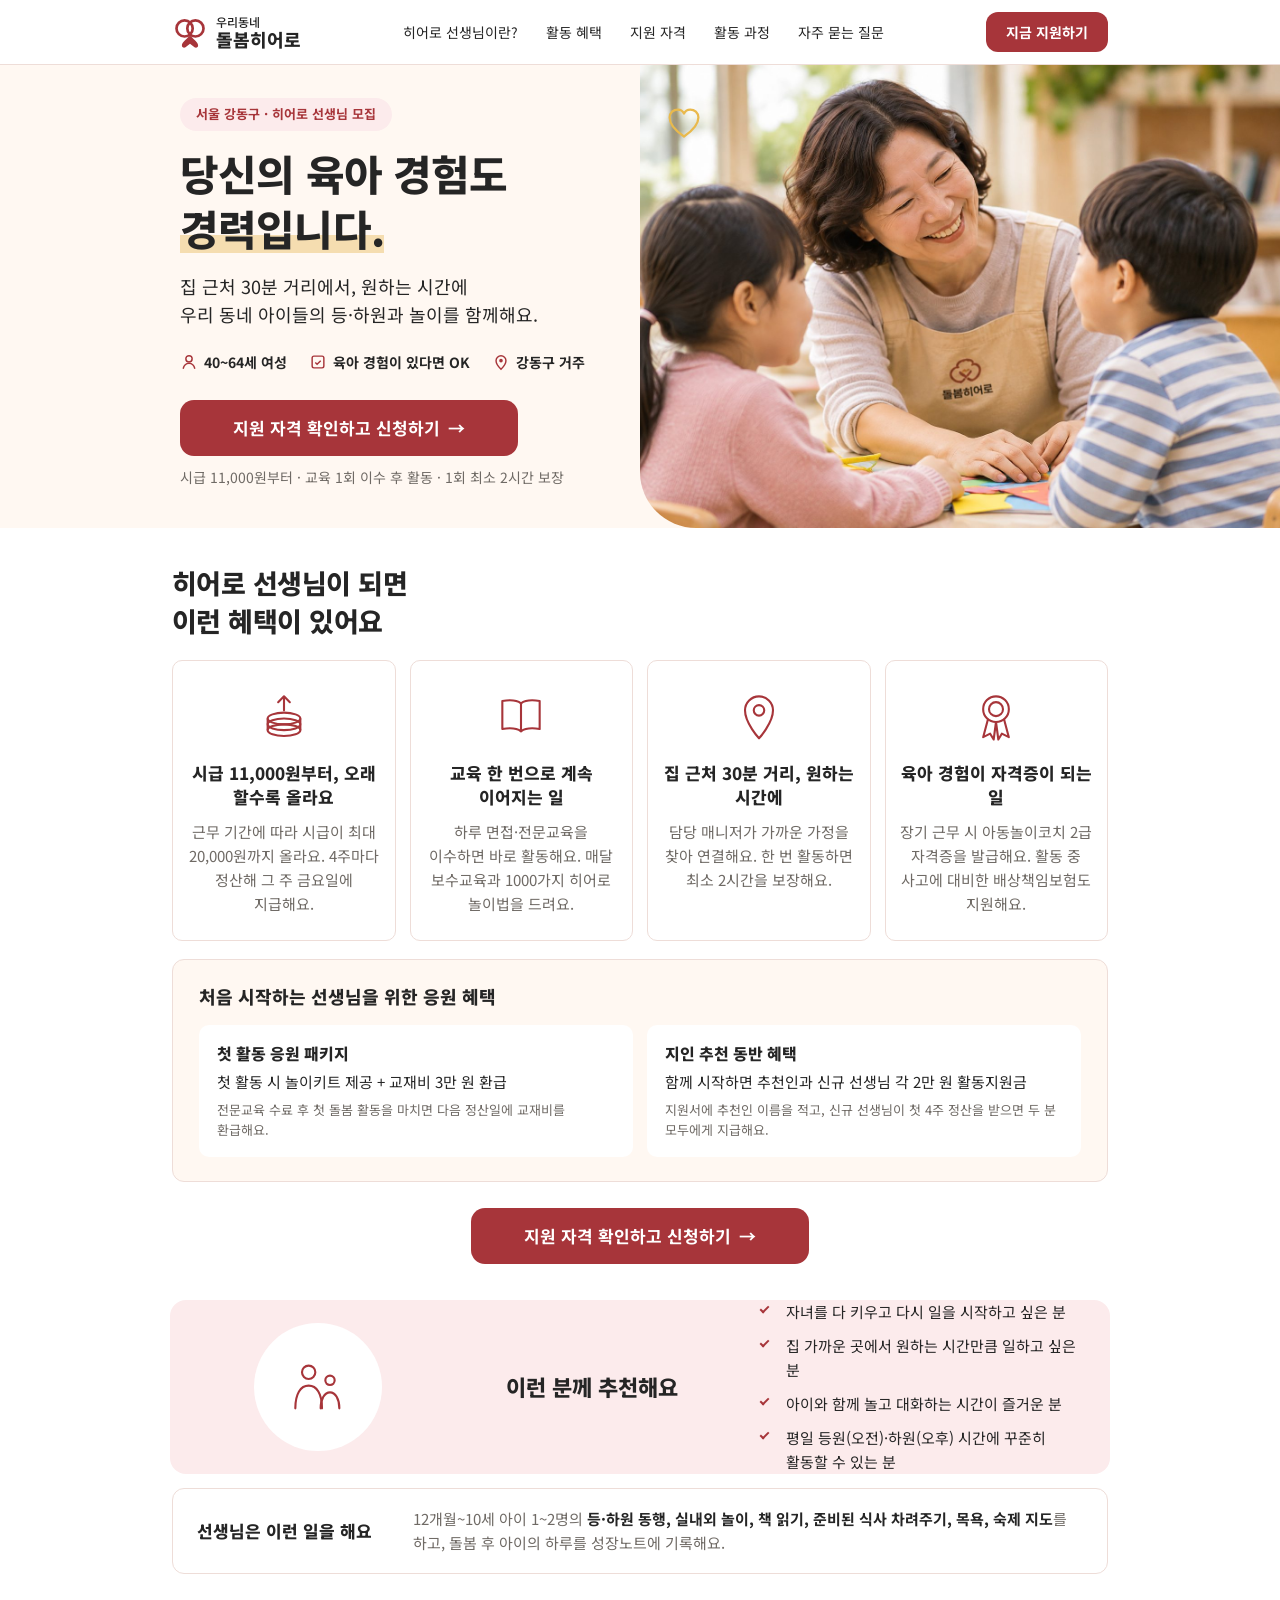
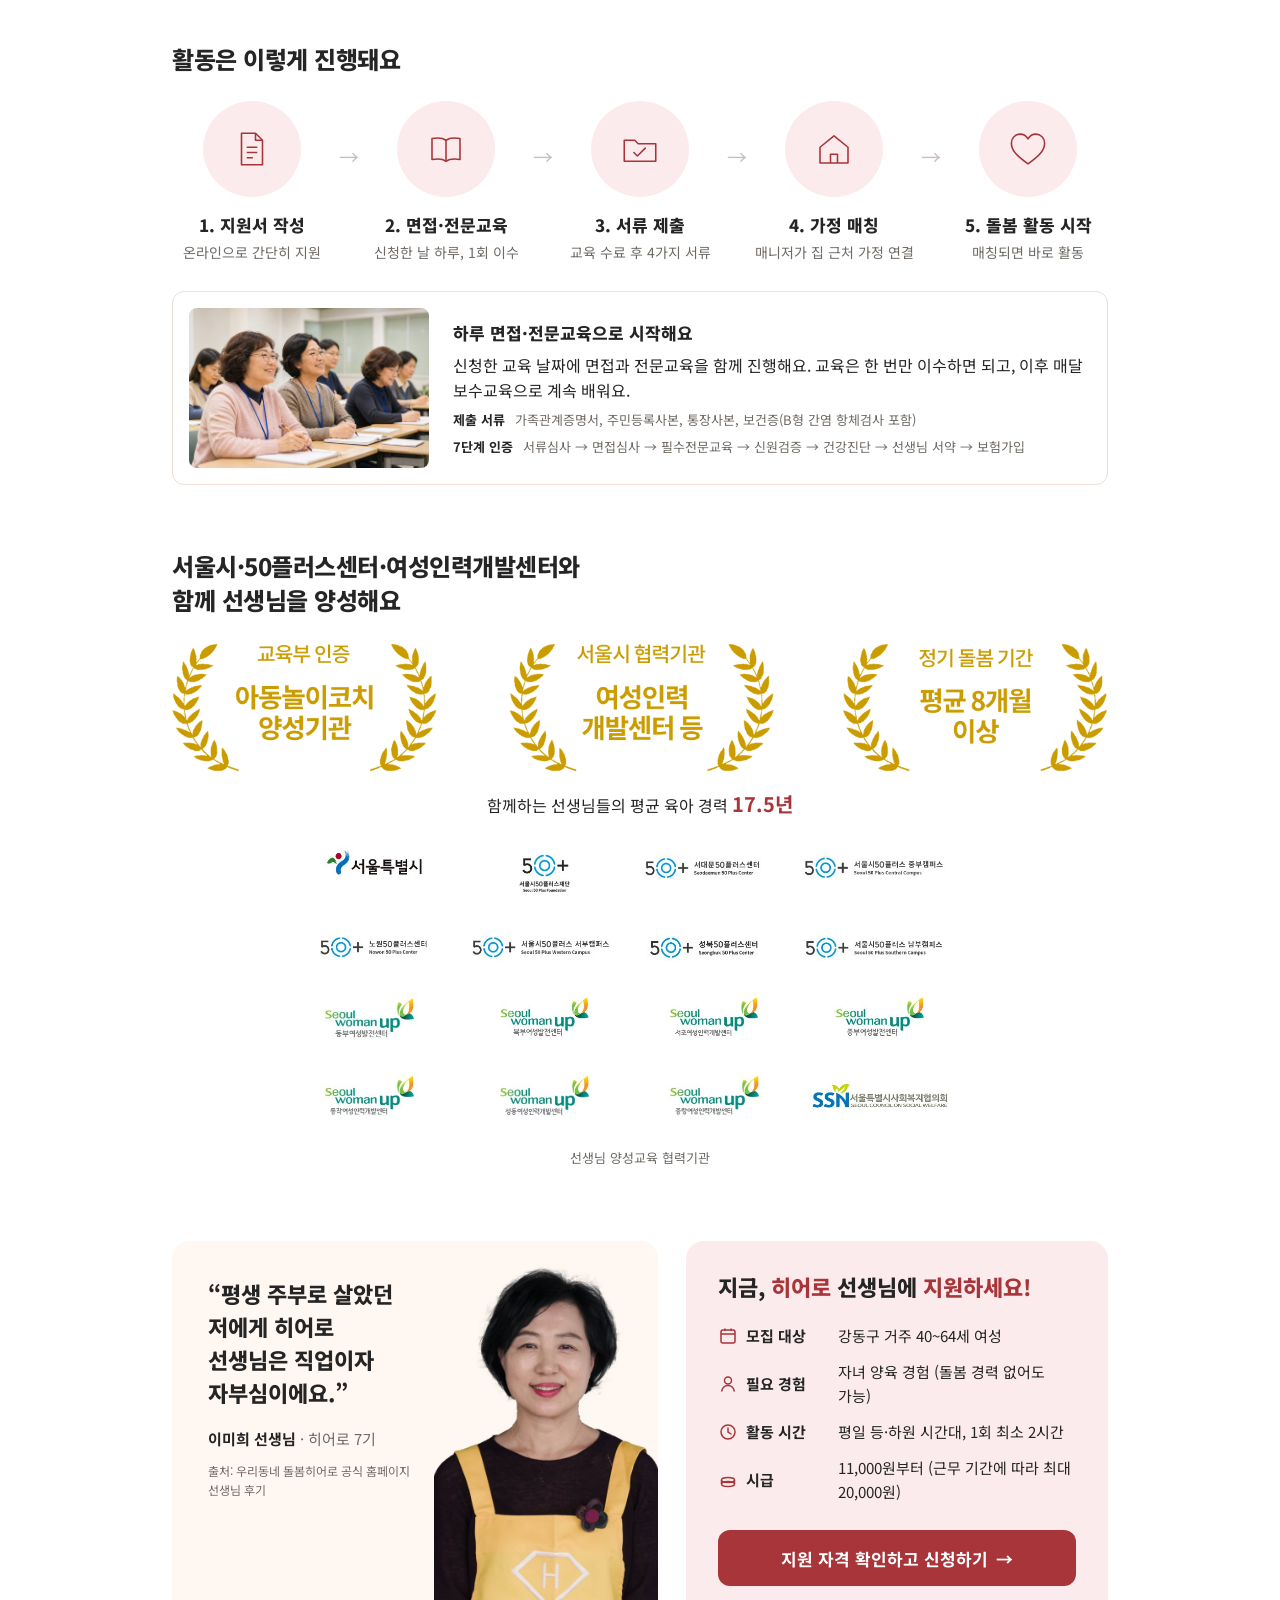
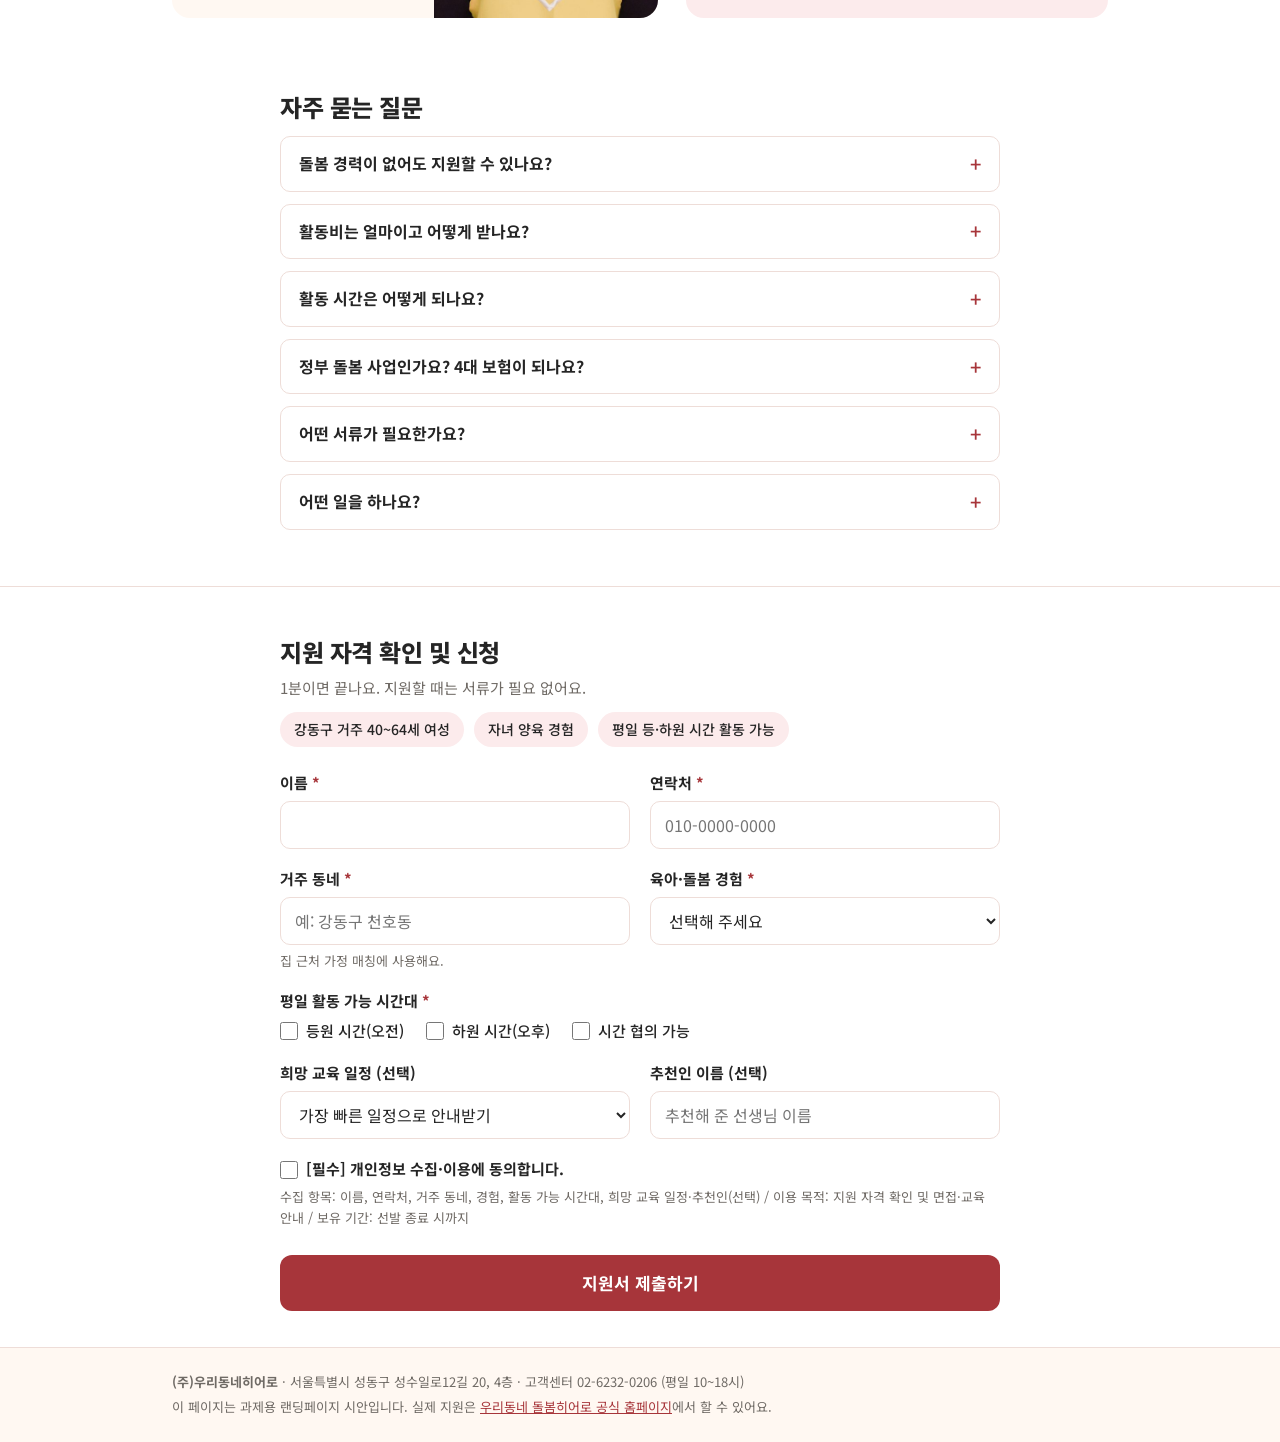
<file: index.html>
<!doctype html>
<html lang="ko">
<head>
  <meta charset="utf-8">
  <meta name="viewport" content="width=device-width, initial-scale=1, viewport-fit=cover">
  <title>우리동네 돌봄히어로 · 강동구 히어로 선생님 모집 | 시급 11,000원부터</title>
  <meta name="description" content="당신의 육아 경험도 경력입니다. 강동구 집 근처 30분 거리에서 원하는 시간에 아이 등·하원과 놀이돌봄을 함께할 히어로 선생님을 모집합니다. 시급 11,000원부터, 교육 1회 이수 후 활동.">
  <link rel="preconnect" href="https://fonts.googleapis.com">
  <link rel="preconnect" href="https://fonts.gstatic.com" crossorigin>
  <link href="https://fonts.googleapis.com/css2?family=Noto+Sans+KR:wght@400;500;700;800&display=swap" rel="stylesheet">
  <link rel="preload" as="image" href="public/images/hero-childcare.jpg">
  <link rel="stylesheet" href="css/styles.css">
  <script src="https://cdn.amplitude.com/script/9dac74189fd0d4cf72f789e14387c22b.js"></script>
  <script>
    if (window.amplitude) window.amplitude.init('9dac74189fd0d4cf72f789e14387c22b', { autocapture: { elementInteractions: false } });
  </script>
</head>
<body>

<header class="site-header">
  <div class="wrap header-inner">
    <a class="brand" href="#top" aria-label="우리동네 돌봄히어로 홈">
      <svg class="brand__symbol" viewBox="0 0 40 40" aria-hidden="true">
        <circle cx="14" cy="16" r="9" fill="none" stroke="currentColor" stroke-width="3"/>
        <circle cx="26" cy="16" r="9" fill="none" stroke="currentColor" stroke-width="3"/>
        <path d="M20 24 C14 30 11 32 11 35 C11 37 13 38 15 37 L20 33 L25 37 C27 38 29 37 29 35 C29 32 26 30 20 24Z" fill="currentColor"/>
      </svg>
      <span class="brand__text"><small>우리동네</small>돌봄히어로</span>
    </a>

    <button class="menu-toggle" type="button" aria-expanded="false" aria-controls="site-nav">
      <span class="visually-hidden">메뉴 열기</span>
      <span class="menu-toggle__bar" aria-hidden="true"></span>
    </button>

    <nav class="site-nav" id="site-nav" aria-label="주요 메뉴">
      <a href="#top">히어로 선생님이란?</a>
      <a href="#benefits">활동 혜택</a>
      <a href="#target">지원 자격</a>
      <a href="#process">활동 과정</a>
      <a href="#faq">자주 묻는 질문</a>
    </nav>

    <a class="btn btn--primary btn--small header-cta" href="#apply">지금 지원하기</a>
  </div>
</header>

<main>
  <!-- 히어로 -->
  <section class="hero" id="top">
    <div class="hero__text">
      <p class="badge">서울 강동구 · 히어로 선생님 모집</p>
      <h1 class="hero__title">
        당신의 육아 경험도<br>
        <span class="highlight">경력입니다.</span>
      </h1>
      <p class="hero__desc">
        집 근처 30분 거리에서, 원하는 시간에<br>
        우리 동네 아이들의 등·하원과 놀이를 함께해요.
      </p>
      <ul class="hero__meta" aria-label="모집 대상 요약">
        <li>
          <svg viewBox="0 0 20 20" aria-hidden="true"><circle cx="10" cy="6.5" r="3.5" fill="none" stroke="currentColor" stroke-width="1.6"/><path d="M3.5 17.5 C4.5 13 7 11.5 10 11.5 C13 11.5 15.5 13 16.5 17.5" fill="none" stroke="currentColor" stroke-width="1.6"/></svg>
          40~64세 여성
        </li>
        <li>
          <svg viewBox="0 0 20 20" aria-hidden="true"><rect x="3.5" y="3.5" width="13" height="13" rx="2" fill="none" stroke="currentColor" stroke-width="1.6"/><path d="M7 10.5 L9 12.5 L13 8.5" fill="none" stroke="currentColor" stroke-width="1.6"/></svg>
          육아 경험이 있다면 OK
        </li>
        <li>
          <svg viewBox="0 0 20 20" aria-hidden="true"><path d="M10 18 C10 18 4.5 12.5 4.5 8.5 A5.5 5.5 0 0 1 15.5 8.5 C15.5 12.5 10 18 10 18Z" fill="none" stroke="currentColor" stroke-width="1.6"/><circle cx="10" cy="8.5" r="2" fill="currentColor"/></svg>
          강동구 거주
        </li>
      </ul>
      <a class="btn btn--primary btn--large" href="#apply" data-cta>
        <span data-cta-label>지원 자격 확인하고 신청하기</span>
        <span aria-hidden="true">→</span>
      </a>
      <p class="hero__sub" data-text="heroSummary">시급 11,000원부터 · 교육 1회 이수 후 활동 · 1회 최소 2시간 보장</p>
    </div>

    <div class="hero__media">
      <img src="public/images/hero-childcare.jpg" alt="공예 활동을 하며 아이들과 웃으며 이야기하는 히어로 선생님" width="1536" height="1024" fetchpriority="high">
      <svg class="deco deco--heart" viewBox="0 0 40 40" aria-hidden="true"><path d="M20 35 C8 27 4 21 4 14 C4 8.5 8.5 5 13 5 C16.5 5 19 7 20 9.5 C21 7 23.5 5 27 5 C31.5 5 36 8.5 36 14 C36 21 32 27 20 35Z" fill="none" stroke="#E9B94C" stroke-width="2.5" stroke-linejoin="round"/></svg>
    </div>
  </section>

  <!-- 기본 혜택 4개 + 시작·추천 캠페인 -->
  <section class="section benefits" id="benefits">
    <div class="wrap">
      <h2 class="section-title">히어로 선생님이 되면<br>이런 혜택이 있어요</h2>

      <ul class="benefit-grid">
        <li class="benefit-card" data-benefit="activity-pay">
          <svg class="benefit-card__icon" viewBox="0 0 48 48" aria-hidden="true" fill="none" stroke="currentColor" stroke-width="1.8" stroke-linejoin="round">
            <ellipse cx="24" cy="37" rx="14" ry="5"/>
            <path d="M10 37 V32 M38 37 V32"/>
            <ellipse cx="24" cy="32" rx="14" ry="5"/>
            <path d="M10 32 V27 M38 32 V27"/>
            <ellipse cx="24" cy="27" rx="14" ry="5"/>
            <path d="M24 8 V20 M19 13 L24 8 L29 13" stroke-linecap="round"/>
          </svg>
          <h3 class="benefit-card__title">시급 11,000원부터, 오래 할수록 올라요</h3>
          <p class="benefit-card__desc">근무 기간에 따라 시급이 최대 20,000원까지 올라요. 4주마다 정산해 그 주 금요일에 지급해요.</p>
        </li>
        <li class="benefit-card" data-benefit="professional-training">
          <svg class="benefit-card__icon" viewBox="0 0 48 48" aria-hidden="true" fill="none" stroke="currentColor" stroke-width="1.8" stroke-linejoin="round">
            <path d="M24 14 C20 11 14 11 8 12 V36 C14 35 20 35 24 38 C28 35 34 35 40 36 V12 C34 11 28 11 24 14Z"/>
            <path d="M24 14 V38"/>
          </svg>
          <h3 class="benefit-card__title">교육 한 번으로 계속 이어지는 일</h3>
          <p class="benefit-card__desc">하루 면접·전문교육을 이수하면 바로 활동해요. 매달 보수교육과 1000가지 히어로 놀이법을 드려요.</p>
        </li>
        <li class="benefit-card" data-benefit="local-matching">
          <svg class="benefit-card__icon" viewBox="0 0 48 48" aria-hidden="true" fill="none" stroke="currentColor" stroke-width="1.8" stroke-linejoin="round">
            <path d="M24 44 C24 44 12 31 12 20 A12 12 0 0 1 36 20 C36 31 24 44 24 44Z"/>
            <circle cx="24" cy="20" r="4.5"/>
          </svg>
          <h3 class="benefit-card__title">집 근처 30분 거리, 원하는 시간에</h3>
          <p class="benefit-card__desc">담당 매니저가 가까운 가정을 찾아 연결해요. 한 번 활동하면 최소 2시간을 보장해요.</p>
        </li>
        <li class="benefit-card" data-benefit="experience-value">
          <svg class="benefit-card__icon" viewBox="0 0 48 48" aria-hidden="true" fill="none" stroke="currentColor" stroke-width="1.8" stroke-linecap="round" stroke-linejoin="round">
            <circle cx="24" cy="19" r="11"/>
            <circle cx="24" cy="19" r="6"/>
            <path d="M17 28 L13 43 L19 40 L22 45 L24 30"/>
            <path d="M31 28 L35 43 L29 40 L26 45 L24 30"/>
          </svg>
          <h3 class="benefit-card__title">육아 경험이 자격증이 되는 일</h3>
          <p class="benefit-card__desc">장기 근무 시 아동놀이코치 2급 자격증을 발급해요. 활동 중 사고에 대비한 배상책임보험도 지원해요.</p>
        </li>
      </ul>

      <!-- 다섯 번째 혜택 범주: 시작·추천 캠페인 (js/content.js 설정으로 렌더링) -->
      <div class="campaign" id="campaign" hidden>
        <div class="campaign__head">
          <h3 class="campaign__title" id="campaign-title"></h3>
        </div>
        <ul class="campaign__items" aria-labelledby="campaign-title"></ul>
      </div>

      <div class="section-cta">
        <a class="btn btn--primary btn--large" href="#apply" data-cta>
          <span data-cta-label>지원 자격 확인하고 신청하기</span>
          <span aria-hidden="true">→</span>
        </a>
      </div>
    </div>
  </section>

  <!-- 추천 대상 + 하는 일 -->
  <section class="section target" id="target">
    <div class="wrap">
      <div class="target-strip">
        <div class="target-strip__illust" aria-hidden="true">
          <svg viewBox="0 0 48 48" fill="none" stroke="currentColor" stroke-width="1.6" stroke-linecap="round" stroke-linejoin="round">
            <circle cx="17" cy="13" r="5"/>
            <circle cx="33" cy="19" r="3.5"/>
            <path d="M7 40 C7 29 11 23 17 23 C23 23 27 29 27 40"/>
            <path d="M26 40 C26 33 29 28 33 28 C37 28 40 33 40 40"/>
          </svg>
        </div>
        <h2 class="target-strip__title">이런 분께 추천해요</h2>
        <ul class="target-strip__list">
          <li>자녀를 다 키우고 다시 일을 시작하고 싶은 분</li>
          <li>집 가까운 곳에서 원하는 시간만큼 일하고 싶은 분</li>
          <li>아이와 함께 놀고 대화하는 시간이 즐거운 분</li>
          <li>평일 등원(오전)·하원(오후) 시간에 꾸준히 활동할 수 있는 분</li>
        </ul>
      </div>

      <div class="work-row">
        <h3 class="work-row__title">선생님은 이런 일을 해요</h3>
        <p class="work-row__desc">12개월~10세 아이 1~2명의 <strong>등·하원 동행, 실내외 놀이, 책 읽기, 준비된 식사 차려주기, 목욕, 숙제 지도</strong>를 하고, 돌봄 후 아이의 하루를 성장노트에 기록해요.</p>
      </div>
    </div>
  </section>

  <!-- 활동 과정 -->
  <section class="section process" id="process">
    <div class="wrap">
      <h2 class="section-title section-title--sm">활동은 이렇게 진행돼요</h2>

      <ol class="process-steps">
        <li class="process-step">
          <span class="process-step__icon">
            <svg viewBox="0 0 48 48" aria-hidden="true" fill="none" stroke="currentColor" stroke-width="1.8" stroke-linejoin="round">
              <path d="M12 6 H28 L36 14 V42 H12 Z"/>
              <path d="M28 6 V14 H36"/>
              <path d="M18 22 H30 M18 28 H30 M18 34 H25"/>
            </svg>
          </span>
          <h3 class="process-step__title">1. 지원서 작성</h3>
          <p class="process-step__desc">온라인으로 간단히 지원</p>
        </li>
        <li class="process-step__arrow" aria-hidden="true">→</li>
        <li class="process-step">
          <span class="process-step__icon">
            <svg viewBox="0 0 48 48" aria-hidden="true" fill="none" stroke="currentColor" stroke-width="1.8" stroke-linejoin="round">
              <path d="M24 14 C20 11 14 11 8 12 V36 C14 35 20 35 24 38 C28 35 34 35 40 36 V12 C34 11 28 11 24 14Z"/>
              <path d="M24 14 V38"/>
            </svg>
          </span>
          <h3 class="process-step__title">2. 면접·전문교육</h3>
          <p class="process-step__desc">신청한 날 하루, 1회 이수</p>
        </li>
        <li class="process-step__arrow" aria-hidden="true">→</li>
        <li class="process-step">
          <span class="process-step__icon">
            <svg viewBox="0 0 48 48" aria-hidden="true" fill="none" stroke="currentColor" stroke-width="1.8" stroke-linejoin="round">
              <path d="M6 14 V38 H42 V18 H22 L18 14 Z"/>
              <path d="M17 28 L21 32 L30 23" stroke-linecap="round"/>
            </svg>
          </span>
          <h3 class="process-step__title">3. 서류 제출</h3>
          <p class="process-step__desc">교육 수료 후 4가지 서류</p>
        </li>
        <li class="process-step__arrow" aria-hidden="true">→</li>
        <li class="process-step">
          <span class="process-step__icon">
            <svg viewBox="0 0 48 48" aria-hidden="true" fill="none" stroke="currentColor" stroke-width="1.8" stroke-linejoin="round">
              <path d="M8 22 L24 9 L40 22 V40 H8 Z"/>
              <path d="M20 40 V30 H28 V40"/>
            </svg>
          </span>
          <h3 class="process-step__title">4. 가정 매칭</h3>
          <p class="process-step__desc">매니저가 집 근처 가정 연결</p>
        </li>
        <li class="process-step__arrow" aria-hidden="true">→</li>
        <li class="process-step">
          <span class="process-step__icon">
            <svg viewBox="0 0 48 48" aria-hidden="true" fill="none" stroke="currentColor" stroke-width="1.8" stroke-linejoin="round">
              <path d="M24 41 C10 31 5 25 5 17 C5 11.5 9.5 7 15 7 C19 7 22.2 9.3 24 12.4 C25.8 9.3 29 7 33 7 C38.5 7 43 11.5 43 17 C43 25 38 31 24 41Z"/>
            </svg>
          </span>
          <h3 class="process-step__title">5. 돌봄 활동 시작</h3>
          <p class="process-step__desc">매칭되면 바로 활동</p>
        </li>
      </ol>

      <div class="edu-row">
        <img class="edu-row__image" src="public/images/training-session.jpg" alt="히어로 선생님 전문교육에 참여해 수업을 듣는 교육생들" width="1000" height="667" loading="lazy">
        <div class="edu-row__text">
          <h3 class="edu-row__title">하루 면접·전문교육으로 시작해요</h3>
          <p class="edu-row__desc">신청한 교육 날짜에 면접과 전문교육을 함께 진행해요. 교육은 한 번만 이수하면 되고, 이후 매달 보수교육으로 계속 배워요.</p>
          <p class="edu-row__note"><strong>제출 서류</strong> 가족관계증명서, 주민등록사본, 통장사본, 보건증(B형 간염 항체검사 포함)</p>
          <p class="edu-row__note"><strong>7단계 인증</strong> 서류심사 → 면접심사 → 필수전문교육 → 신원검증 → 건강진단 → 선생님 서약 → 보험가입</p>
        </div>
      </div>
    </div>
  </section>

  <!-- 신뢰 근거 -->
  <section class="section trust" aria-labelledby="trust-title">
    <div class="wrap">
      <h2 class="section-title section-title--sm" id="trust-title">서울시·50플러스센터·여성인력개발센터와<br>함께 선생님을 양성해요</h2>
      <img class="trust__awards" src="public/images/official/awards.png" alt="교육부 인증 아동놀이코치 양성기관, 서울시 협력기관(여성인력개발센터 등), 정기 돌봄 기간 평균 8개월 이상" width="1367" height="198" loading="lazy">
      <ul class="trust__chips" aria-hidden="true">
        <li>교육부 인증 아동놀이코치 양성기관</li>
        <li>서울시 협력기관 (여성인력개발센터 등)</li>
        <li>정기 돌봄 기간 평균 8개월 이상</li>
      </ul>
      <p class="trust__stat">함께하는 선생님들의 평균 육아 경력 <strong>17.5년</strong></p>
      <figure class="trust__partners">
        <img src="public/images/official/partners.jpg" alt="협력기관: 서울특별시, 서울시50플러스재단, 서대문·노원·성북 50플러스센터, 서울시50플러스 중부·서부·남부캠퍼스, 동부·북부·중부 여성발전센터, 서초·동작·성동·중랑 여성인력개발센터, 서울특별시사회복지협의회" width="1254" height="595" loading="lazy">
        <figcaption>선생님 양성교육 협력기관</figcaption>
      </figure>
    </div>
  </section>

  <!-- 하단 두 패널 -->
  <section class="section panels">
    <div class="wrap panel-grid">
      <article class="panel panel--message">
        <figure class="panel__text testimonial">
          <blockquote>
            <p class="panel__title">“평생 주부로 살았던 저에게 히어로 선생님은 직업이자 자부심이에요.”</p>
          </blockquote>
          <figcaption>
            <span class="testimonial__name">이미희 선생님</span> · 히어로 7기
            <span class="testimonial__source">출처: 우리동네 돌봄히어로 공식 홈페이지 선생님 후기</span>
          </figcaption>
        </figure>
        <img class="panel__image panel__image--portrait" src="public/images/official/teacher-lee-mihee.jpg" alt="노란 히어로 앞치마를 입은 이미희 선생님" width="640" height="896" loading="lazy">
      </article>

      <article class="panel panel--apply">
        <h2 class="panel__title">지금, <span class="accent">히어로</span> 선생님에 <span class="accent">지원하세요!</span></h2>
        <dl class="apply-info">
          <div>
            <dt>
              <svg viewBox="0 0 20 20" aria-hidden="true"><rect x="3" y="4" width="14" height="13" rx="2" fill="none" stroke="currentColor" stroke-width="1.5"/><path d="M3 8 H17 M7 2.5 V5 M13 2.5 V5" stroke="currentColor" stroke-width="1.5"/></svg>
              모집 대상
            </dt>
            <dd>강동구 거주 40~64세 여성</dd>
          </div>
          <div>
            <dt>
              <svg viewBox="0 0 20 20" aria-hidden="true"><circle cx="10" cy="6.5" r="3.5" fill="none" stroke="currentColor" stroke-width="1.5"/><path d="M3.5 17.5 C4.5 13 7 11.5 10 11.5 C13 11.5 15.5 13 16.5 17.5" fill="none" stroke="currentColor" stroke-width="1.5"/></svg>
              필요 경험
            </dt>
            <dd>자녀 양육 경험 (돌봄 경력 없어도 가능)</dd>
          </div>
          <div>
            <dt>
              <svg viewBox="0 0 20 20" aria-hidden="true"><circle cx="10" cy="10" r="7" fill="none" stroke="currentColor" stroke-width="1.5"/><path d="M10 6 V10 L13 12" fill="none" stroke="currentColor" stroke-width="1.5" stroke-linecap="round"/></svg>
              활동 시간
            </dt>
            <dd data-text="activityTime">평일 등·하원 시간대, 1회 최소 2시간</dd>
          </div>
          <div>
            <dt>
              <svg viewBox="0 0 20 20" aria-hidden="true"><ellipse cx="10" cy="14" rx="6.5" ry="2.5" fill="none" stroke="currentColor" stroke-width="1.5"/><ellipse cx="10" cy="10" rx="6.5" ry="2.5" fill="none" stroke="currentColor" stroke-width="1.5"/><path d="M3.5 10 V14 M16.5 10 V14" stroke="currentColor" stroke-width="1.5"/></svg>
              시급
            </dt>
            <dd data-text="payRange">11,000원부터 (근무 기간에 따라 최대 20,000원)</dd>
          </div>
        </dl>
        <a class="btn btn--primary btn--large btn--block" href="#apply" data-cta>
          <span data-cta-label>지원 자격 확인하고 신청하기</span>
          <span aria-hidden="true">→</span>
        </a>
      </article>
    </div>
  </section>

  <!-- 자주 묻는 질문 -->
  <section class="section faq" id="faq">
    <div class="wrap faq-wrap">
      <h2 class="section-title section-title--sm">자주 묻는 질문</h2>
      <div class="faq__list">
        <div class="faq__item">
          <h3><button type="button" class="faq__q" aria-expanded="false" aria-controls="faq-a1" id="faq-q1">돌봄 경력이 없어도 지원할 수 있나요?</button></h3>
          <div class="faq__a" id="faq-a1" role="region" aria-labelledby="faq-q1" hidden>
            <p>네. 히어로 선생님은 자녀를 키운 육아 경험자를 대상으로 하며, 돌봄 일이 처음인 선생님도 함께하고 있어요. 하루 면접·전문교육을 이수하면 활동할 수 있어요.</p>
          </div>
        </div>
        <div class="faq__item">
          <h3><button type="button" class="faq__q" aria-expanded="false" aria-controls="faq-a2" id="faq-q2">활동비는 얼마이고 어떻게 받나요?</button></h3>
          <div class="faq__a" id="faq-a2" role="region" aria-labelledby="faq-q2" hidden>
            <p data-text="faqPay">시급 11,000원부터 시작해 근무 기간에 따라 최대 20,000원까지 올라요. 정기 돌봄은 4주 단위로 정산해 상세내역서를 보내 드리고 그 주 금요일에 지급해요. 비정기 돌봄은 돌봄이 끝난 다음 날 내역서를 안내해요.</p>
          </div>
        </div>
        <div class="faq__item">
          <h3><button type="button" class="faq__q" aria-expanded="false" aria-controls="faq-a3" id="faq-q3">활동 시간은 어떻게 되나요?</button></h3>
          <div class="faq__a" id="faq-a3" role="region" aria-labelledby="faq-q3" hidden>
            <p data-text="faqTime">한 번 활동하면 최소 2시간을 보장하며, 활동 시간은 가정마다 달라요. 주말·공휴일은 원하실 때만 지원하시면 되고 주말 요금으로 계산돼요.</p>
          </div>
        </div>
        <div class="faq__item">
          <h3><button type="button" class="faq__q" aria-expanded="false" aria-controls="faq-a4" id="faq-q4">정부 돌봄 사업인가요? 4대 보험이 되나요?</button></h3>
          <div class="faq__a" id="faq-a4" role="region" aria-labelledby="faq-q4" hidden>
            <p>우리동네 돌봄히어로는 사설 돌봄 업체예요. 서울시와 각 구 여성인력개발센터 등과 선생님 양성교육을 함께 진행해요. 직업소개·교육업으로 운영되어 4대 보험과 퇴직금은 적용되지 않아요. 대신 활동 중 사고에 대비한 배상책임보험을 지원해요.</p>
          </div>
        </div>
        <div class="faq__item">
          <h3><button type="button" class="faq__q" aria-expanded="false" aria-controls="faq-a5" id="faq-q5">어떤 서류가 필요한가요?</button></h3>
          <div class="faq__a" id="faq-a5" role="region" aria-labelledby="faq-q5" hidden>
            <p>전문교육을 수료한 뒤 가족관계증명서, 주민등록사본, 통장사본, 보건증(B형 간염 항체검사 포함)을 제출해요. 지원할 때는 서류가 필요 없어요.</p>
          </div>
        </div>
        <div class="faq__item">
          <h3><button type="button" class="faq__q" aria-expanded="false" aria-controls="faq-a6" id="faq-q6">어떤 일을 하나요?</button></h3>
          <div class="faq__a" id="faq-a6" role="region" aria-labelledby="faq-q6" hidden>
            <p>12개월~10세 아이 1~2명의 등·하원, 실내외 놀이, 책 읽기, 준비된 식사 차려주기, 목욕, 숙제 지도를 해요. 놀이는 히어로 놀이연구소의 1000가지 놀이법을 활용해요.</p>
          </div>
        </div>
      </div>
    </div>
  </section>

  <!-- 신청 폼 -->
  <section class="section apply" id="apply">
    <div class="wrap apply-wrap">
      <h2 class="section-title section-title--sm">지원 자격 확인 및 신청</h2>
      <p class="apply-lead">1분이면 끝나요. 지원할 때는 서류가 필요 없어요.</p>
      <ul class="apply-check">
        <li>강동구 거주 40~64세 여성</li>
        <li>자녀 양육 경험</li>
        <li>평일 등·하원 시간 활동 가능</li>
      </ul>

      <form class="apply-form" id="apply-form" novalidate>
        <div class="field">
          <label for="name">이름 <span class="req" aria-hidden="true">*</span></label>
          <input id="name" name="name" type="text" autocomplete="name" required aria-describedby="name-error">
          <p class="field__error" id="name-error" data-error-for="name" aria-live="polite"></p>
        </div>

        <div class="field">
          <label for="phone">연락처 <span class="req" aria-hidden="true">*</span></label>
          <input id="phone" name="phone" type="tel" inputmode="tel" autocomplete="tel" placeholder="010-0000-0000" required aria-describedby="phone-error">
          <p class="field__error" id="phone-error" data-error-for="phone" aria-live="polite"></p>
        </div>

        <div class="field">
          <label for="district">거주 동네 <span class="req" aria-hidden="true">*</span></label>
          <input id="district" name="district" type="text" autocomplete="address-level3" placeholder="예: 강동구 천호동" required aria-describedby="district-hint district-error">
          <p class="field__hint" id="district-hint">집 근처 가정 매칭에 사용해요.</p>
          <p class="field__error" id="district-error" data-error-for="district" aria-live="polite"></p>
        </div>

        <div class="field">
          <label for="experience">육아·돌봄 경험 <span class="req" aria-hidden="true">*</span></label>
          <select id="experience" name="experience" required aria-describedby="experience-error">
            <option value="">선택해 주세요</option>
            <option value="parenting">자녀 양육 경험 있음</option>
            <option value="both">자녀 양육 + 아이돌봄 경력 있음</option>
            <option value="care">아이돌봄 경력만 있음</option>
            <option value="none">해당 경험 없음</option>
          </select>
          <p class="field__error" id="experience-error" data-error-for="experience" aria-live="polite"></p>
        </div>

        <fieldset class="field field--full" aria-describedby="time-error">
          <legend>평일 활동 가능 시간대 <span class="req" aria-hidden="true">*</span></legend>
          <div class="checks">
            <label><input type="checkbox" name="time" value="morning"> 등원 시간(오전)</label>
            <label><input type="checkbox" name="time" value="afternoon"> 하원 시간(오후)</label>
            <label><input type="checkbox" name="time" value="flexible"> 시간 협의 가능</label>
          </div>
          <p class="field__error" id="time-error" data-error-for="time" aria-live="polite"></p>
        </fieldset>

        <div class="field">
          <label for="training">희망 교육 일정 (선택)</label>
          <select id="training" name="training">
            <option value="">가장 빠른 일정으로 안내받기</option>
            <option value="weekday-am">평일 오전</option>
            <option value="weekday-pm">평일 오후</option>
          </select>
        </div>

        <div class="field">
          <label for="referrer">추천인 이름 (선택)</label>
          <input id="referrer" name="referrer" type="text" autocomplete="off" placeholder="추천해 준 선생님 이름">
        </div>

        <div class="field field--full">
          <label class="consent">
            <input type="checkbox" name="consent" required aria-describedby="consent-hint consent-error">
            <span>[필수] 개인정보 수집·이용에 동의합니다.</span>
          </label>
          <p class="field__hint" id="consent-hint">수집 항목: 이름, 연락처, 거주 동네, 경험, 활동 가능 시간대, 희망 교육 일정·추천인(선택) / 이용 목적: 지원 자격 확인 및 면접·교육 안내 / 보유 기간: 선발 종료 시까지</p>
          <p class="field__error" id="consent-error" data-error-for="consent" aria-live="polite"></p>
        </div>

        <div class="field field--full form-actions">
          <button class="btn btn--primary btn--large btn--block" type="submit">지원서 제출하기</button>
          <p class="form-status" role="status" aria-live="polite"></p>
        </div>
      </form>
    </div>
  </section>
</main>

<footer class="site-footer">
  <div class="wrap">
    <p><strong>(주)우리동네히어로</strong> · 서울특별시 성동구 성수일로12길 20, 4층 · 고객센터 02-6232-0206 (평일 10~18시)</p>
    <p>이 페이지는 과제용 랜딩페이지 시안입니다. 실제 지원은 <a href="https://woorihero.com/hero/about" target="_blank" rel="noopener">우리동네 돌봄히어로 공식 홈페이지</a>에서 할 수 있어요.</p>
  </div>
</footer>

<script src="js/content.js"></script>
<script src="js/main.js"></script>
</body>
</html>
</file>
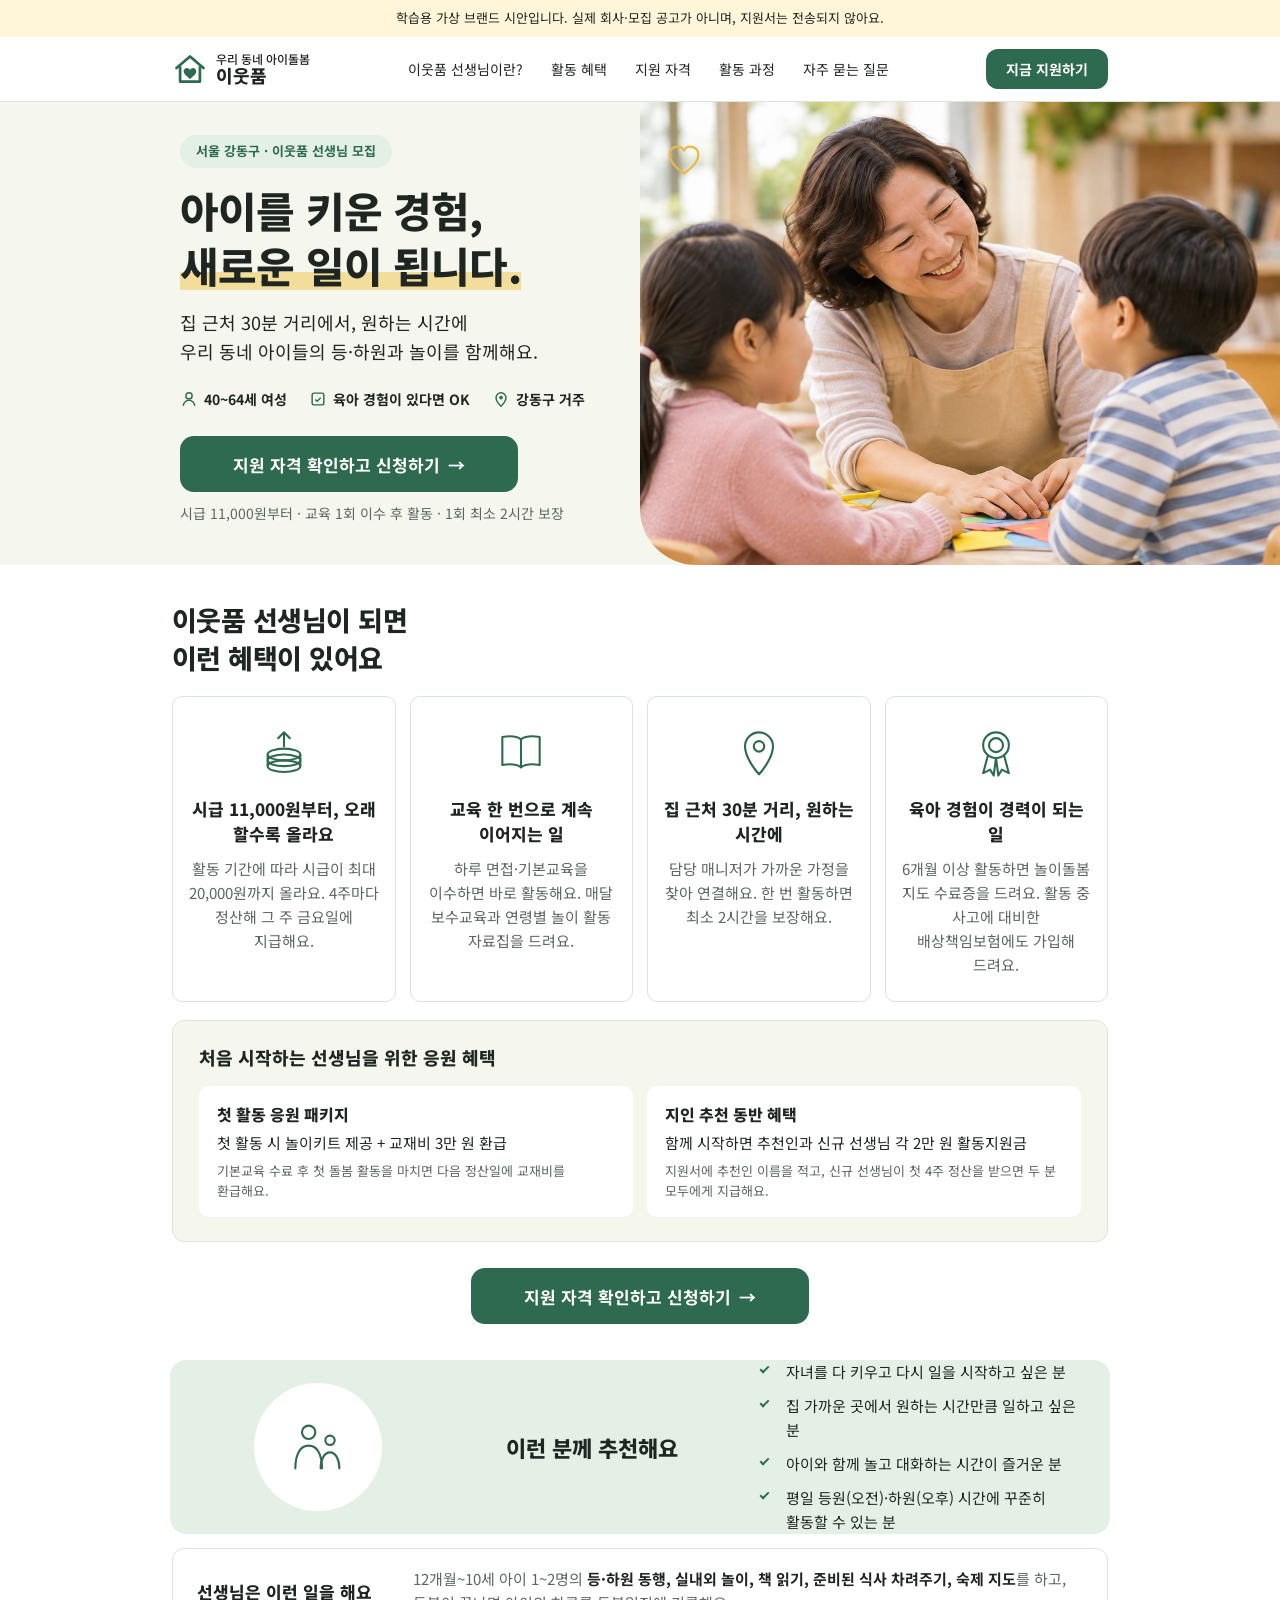
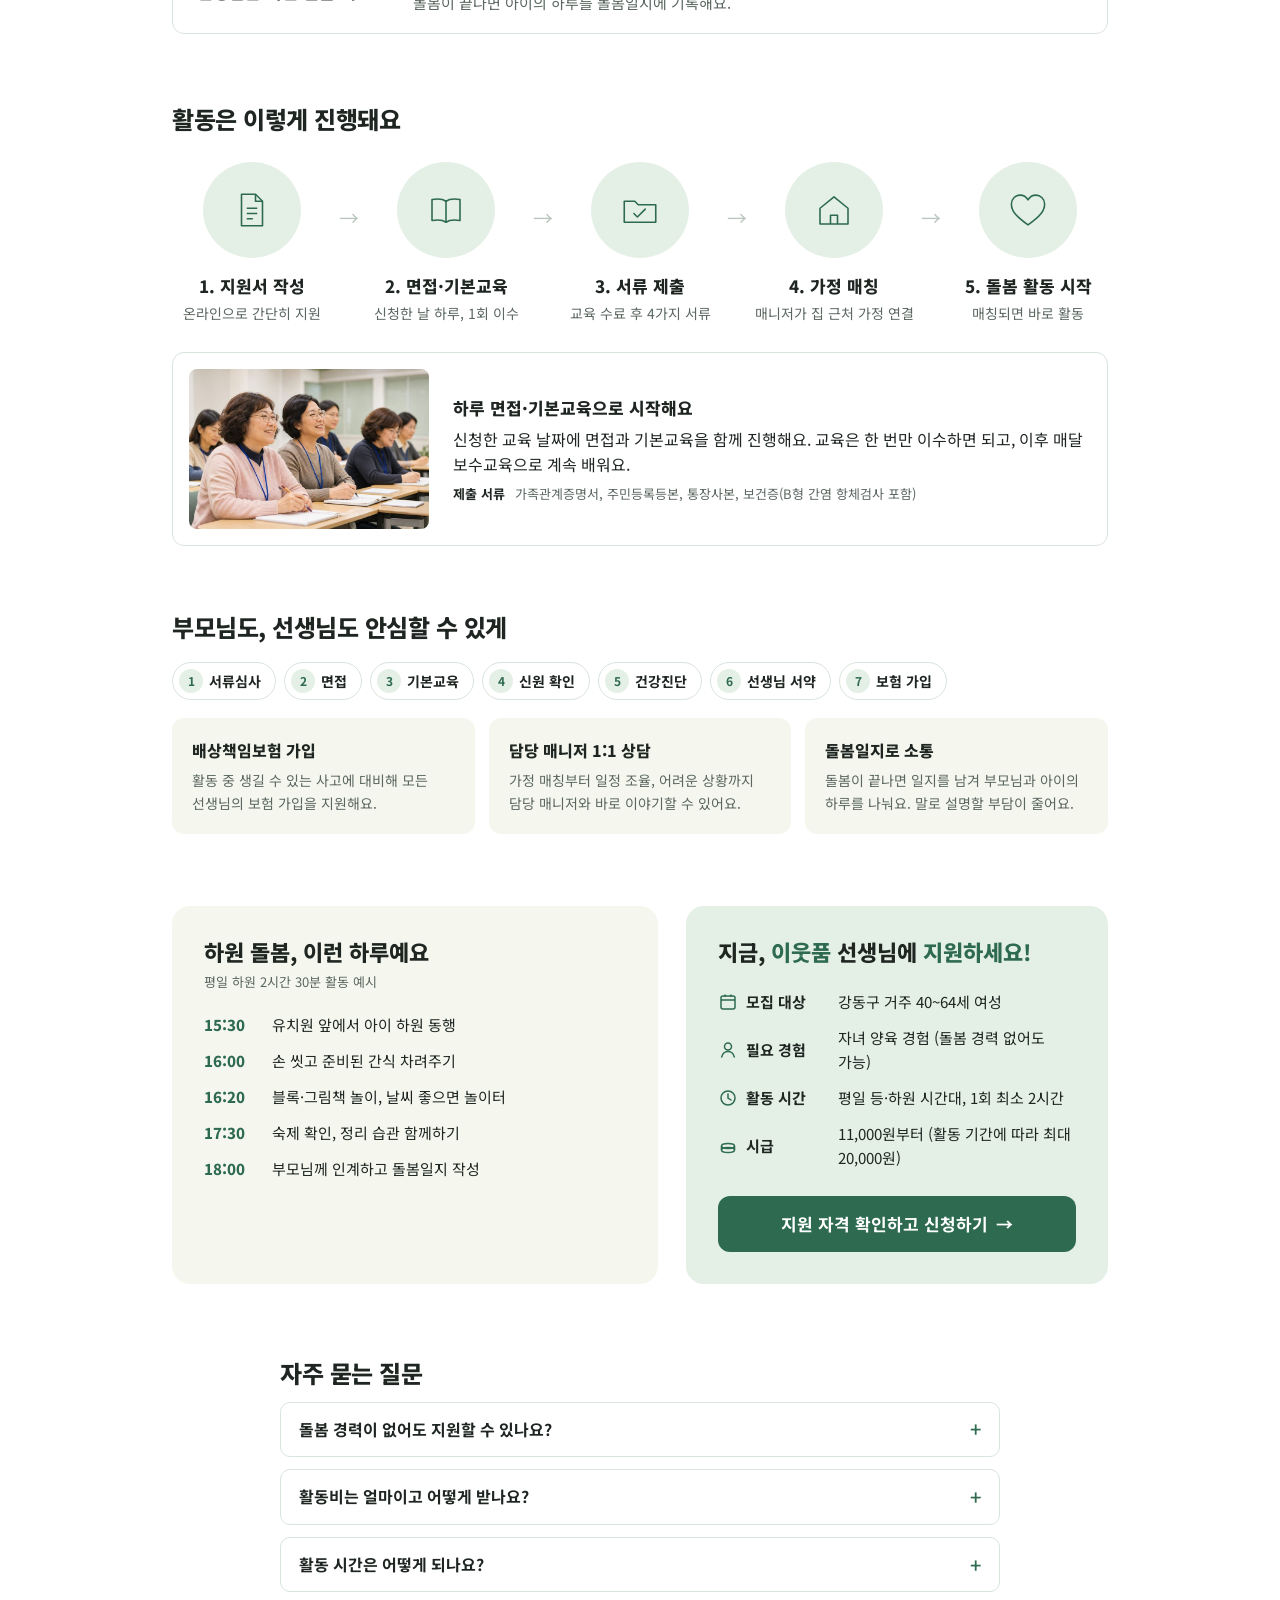
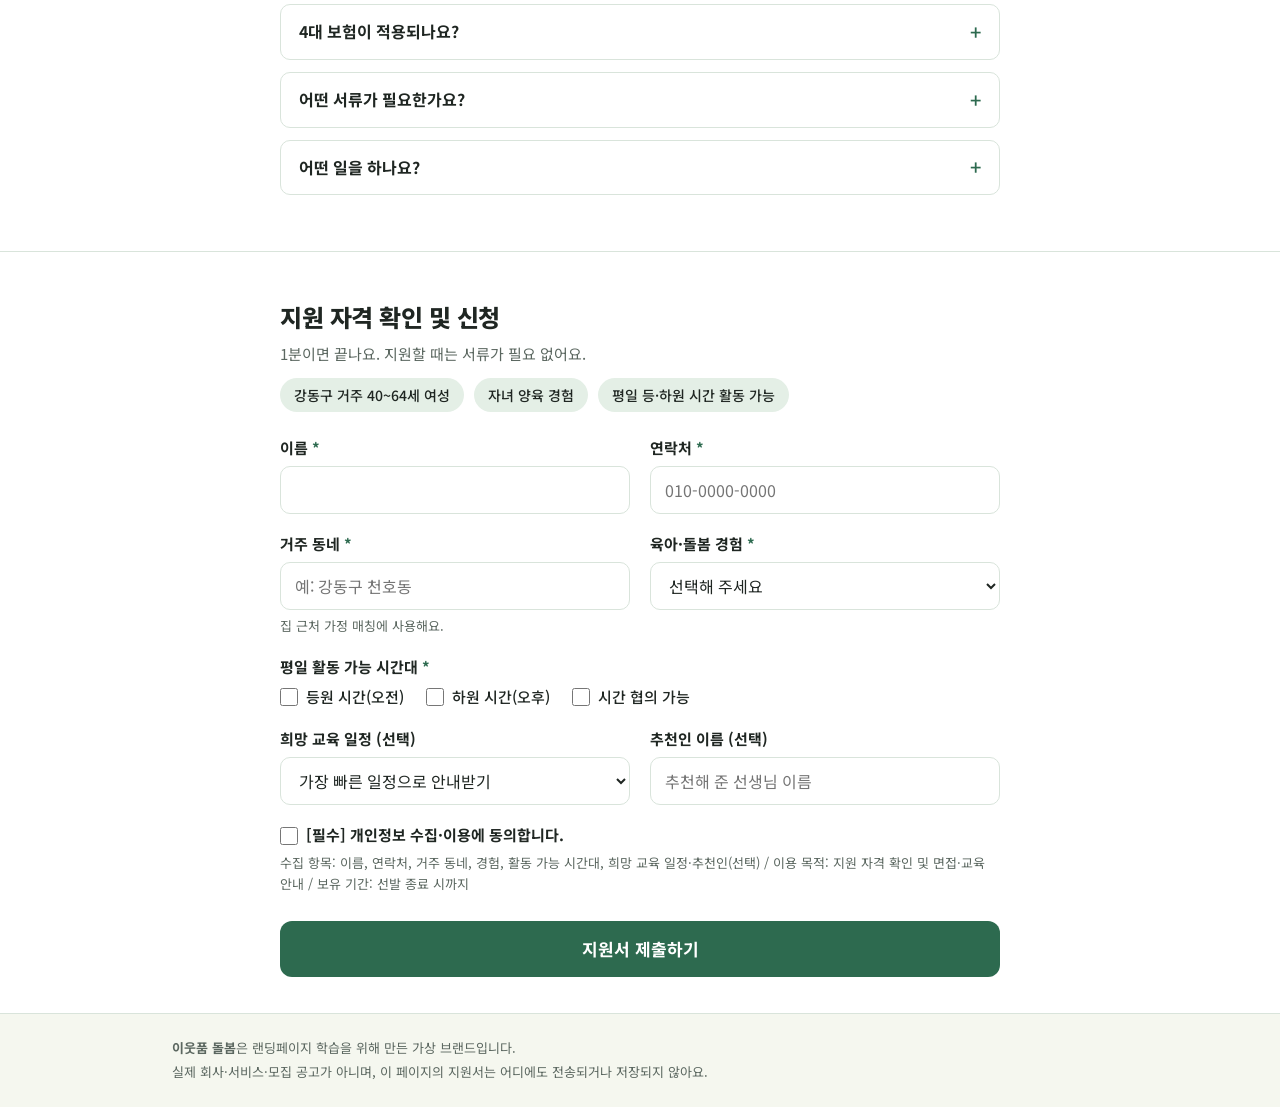
<file: fictional/index.html>
<!doctype html>
<html lang="ko">
<head>
<meta charset="utf-8">
<meta name="viewport" content="width=device-width, initial-scale=1, viewport-fit=cover">
<title>이웃품 선생님 모집</title>
<meta name="description" content="육아 경험을 살려 집 근처 30분 거리에서 아이 등·하원과 놀이돌봄을 함께할 이웃품 선생님을 모집합니다. 학습용 가상 브랜드 시안입니다.">
<link rel="preconnect" href="https://fonts.googleapis.com">
<link rel="preconnect" href="https://fonts.gstatic.com" crossorigin>
<link href="https://fonts.googleapis.com/css2?family=Noto+Sans+KR:wght@400;500;700;800&display=swap" rel="stylesheet">
<style>
:root {
  /* layout: warm two-column hero, card rows, single-column on phones */
  --color-bg: #FFFFFF;
  --color-surface: #FFFFFF;
  --color-cream: #F5F7EF;
  --color-pink-soft: #E4EFE6;
  --color-primary: #2D6A4F;
  --color-primary-hover: #22553F;
  --color-on-primary: #FFFFFF;
  --color-text: #1F2622;
  --color-muted: #5B6760;
  --color-border: #D9E4DB;
  --color-highlight: #F3DD9B;
  --color-accent: #2D6A4F;
  --color-arrow: #B9C7BE;
  --color-notice: #FFF6DA;

  --font-sans: "Noto Sans KR", "Pretendard", "Malgun Gothic", system-ui, sans-serif;
  --wrap: 936px;
  color-scheme: light;
}


*,
*::before,
*::after {
  box-sizing: border-box;
}

html {
  scroll-behavior: smooth;
  scroll-padding-top: 80px;
}

body {
  margin: 0;
  background: var(--color-bg);
  color: var(--color-text);
  font-family: var(--font-sans);
  font-size: 16px;
  line-height: 1.6;
  word-break: keep-all;
  overflow-x: hidden;
}

img {
  display: block;
  max-width: 100%;
}

h1,
h2,
h3,
p,
ul,
ol,
dl,
dd {
  margin: 0;
}

ul,
ol {
  padding: 0;
  list-style: none;
}

a {
  color: inherit;
  text-decoration: none;
}

button,
input,
select {
  font: inherit;
}

.wrap {
  width: min(var(--wrap), 100% - 32px);
  margin-inline: auto;
}

.visually-hidden {
  position: absolute;
  width: 1px;
  height: 1px;
  overflow: hidden;
  clip: rect(0 0 0 0);
  white-space: nowrap;
}

/* ---------- 공통 버튼 ---------- */
.btn {
  display: inline-flex;
  align-items: center;
  justify-content: center;
  gap: 8px;
  border: 0;
  border-radius: 12px;
  font-weight: 700;
  cursor: pointer;
  transition: background-color 0.2s ease;
}

.btn--primary {
  background: var(--color-primary);
  color: var(--color-on-primary);
}

.btn--primary:hover {
  background: var(--color-primary-hover);
}

.btn--small {
  padding: 9px 20px;
  font-size: 14px;
}

.btn--large {
  min-height: 56px;
  padding: 0 32px;
  font-size: 17px;
}

.btn--block {
  width: 100%;
}

/* ---------- 헤더 ---------- */
.site-header {
  position: sticky;
  top: env(safe-area-inset-top, 0px);
  z-index: 10;
  background: var(--color-bg);
  border-bottom: 1px solid var(--color-border);
}

.header-inner {
  display: flex;
  align-items: center;
  justify-content: space-between;
  gap: 24px;
  height: 64px;
}

.brand {
  display: flex;
  align-items: center;
  gap: 8px;
  color: var(--color-primary);
  flex-shrink: 0;
}

.brand__symbol {
  width: 36px;
  height: 36px;
}

.brand__text {
  display: flex;
  flex-direction: column;
  color: var(--color-text);
  font-size: 18px;
  font-weight: 800;
  line-height: 1.15;
}

.brand__text small {
  font-size: 12px;
  font-weight: 500;
}

.site-nav {
  display: flex;
  align-items: center;
  gap: 28px;
  font-size: 14px;
  color: var(--color-text);
}

.site-nav a:hover {
  color: var(--color-primary);
}

.menu-toggle {
  display: none;
  width: 44px;
  height: 44px;
  margin-left: auto;
  border: 0;
  background: none;
  cursor: pointer;
  position: relative;
}

.menu-toggle__bar,
.menu-toggle__bar::before,
.menu-toggle__bar::after {
  display: block;
  position: absolute;
  left: 11px;
  width: 22px;
  height: 2px;
  background: var(--color-text);
  content: "";
}

.menu-toggle__bar {
  top: 21px;
}

.menu-toggle__bar::before {
  top: -7px;
  left: 0;
}

.menu-toggle__bar::after {
  top: 7px;
  left: 0;
}

/* ---------- 첫 화면 ---------- */
.hero {
  display: grid;
  grid-template-columns: minmax(0, 1fr) minmax(0, 1fr);
  min-height: 430px;
  background: var(--color-cream);
  overflow: hidden;
}

.hero__text {
  display: flex;
  flex-direction: column;
  align-items: flex-start;
  padding: 33px 24px 40px max(24px, calc((100vw - var(--wrap)) / 2 + 8px));
}

.badge {
  display: inline-block;
  padding: 6px 16px;
  border-radius: 999px;
  background: var(--color-pink-soft);
  color: var(--color-primary);
  font-size: 13px;
  font-weight: 700;
}

.hero__title {
  margin-top: 14px;
  font-size: clamp(30px, 4.1vw, 42px);
  font-weight: 800;
  line-height: 1.32;
  letter-spacing: -0.02em;
}

.highlight {
  background: linear-gradient(transparent 62%, var(--color-highlight) 62%, var(--color-highlight) 92%, transparent 92%);
}

.hero__desc {
  margin-top: 16px;
  font-size: 18px;
  line-height: 1.6;
  color: var(--color-text);
}

.hero__meta {
  display: flex;
  flex-wrap: wrap;
  gap: 8px 22px;
  margin-top: 22px;
  font-size: 14px;
  font-weight: 700;
}

.hero__meta li {
  display: flex;
  align-items: center;
  gap: 6px;
}

.hero__meta svg {
  width: 18px;
  height: 18px;
  color: var(--color-primary);
}

.hero__text .btn--large {
  margin-top: 26px;
  width: min(338px, 100%);
  border-radius: 14px;
}

.hero__sub {
  margin-top: 10px;
  font-size: 14px;
  color: var(--color-muted);
}

.hero__media {
  position: relative;
  min-height: 430px;
}

.hero__media img {
  position: absolute;
  inset: 0;
  width: 100%;
  height: 100%;
  object-fit: cover;
  object-position: 30% center;
  border-bottom-left-radius: 56px;
}

.deco {
  position: absolute;
  width: 36px;
  height: 36px;
  top: 40px;
  left: 4%;
}

/* ---------- 섹션 공통 ---------- */
.section {
  padding: 36px 0;
}

.section-title {
  font-size: 27px;
  font-weight: 800;
  line-height: 1.4;
  letter-spacing: -0.02em;
}

.section-title--sm {
  font-size: 24px;
}

/* ---------- 혜택 ---------- */
.benefit-grid {
  display: grid;
  grid-template-columns: repeat(4, minmax(0, 1fr));
  gap: 14px;
  margin-top: 20px;
}

.benefit-card {
  display: flex;
  flex-direction: column;
  align-items: center;
  padding: 26px 14px 24px;
  border: 1px solid var(--color-border);
  border-radius: 10px;
  text-align: center;
}

.benefit-card__icon {
  width: 56px;
  height: 56px;
  color: var(--color-primary);
}

.benefit-card__title {
  margin-top: 18px;
  font-size: 17px;
  font-weight: 800;
  line-height: 1.45;
}

.benefit-card__desc {
  margin-top: 10px;
  font-size: 15px;
  line-height: 1.6;
  color: var(--color-muted);
}

/* ---------- 시작·추천 캠페인 배너 ---------- */
.campaign {
  margin-top: 18px;
  padding: 22px 26px 24px;
  border: 1px solid var(--color-border);
  border-radius: 12px;
  background: var(--color-cream);
}

.campaign[hidden] {
  display: none;
}

.campaign__title {
  font-size: 18px;
  font-weight: 800;
}

.campaign__items {
  display: grid;
  grid-template-columns: repeat(2, minmax(0, 1fr));
  gap: 14px;
  margin-top: 14px;
}

.campaign__items--single {
  grid-template-columns: minmax(0, 1fr);
}

.campaign__item {
  padding: 16px 18px;
  border-radius: 10px;
  background: var(--color-bg);
}

.campaign__tag {
  display: inline-block;
  margin-bottom: 8px;
  padding: 2px 10px;
  border: 1px dashed var(--color-primary);
  border-radius: 999px;
  color: var(--color-primary);
  font-size: 12px;
  font-weight: 700;
}

.campaign__name {
  margin: 0;
  font-size: 16px;
  font-weight: 800;
}

.campaign__copy {
  margin-top: 4px;
  font-size: 15px;
}

.campaign__condition {
  margin-top: 6px;
  font-size: 13px;
  line-height: 1.55;
  color: var(--color-muted);
}

.section-cta {
  display: flex;
  justify-content: center;
  margin-top: 26px;
}

.section-cta .btn--large {
  width: min(338px, 100%);
  border-radius: 14px;
}

/* ---------- 추천 대상 스트립 ---------- */
.target {
  padding-top: 0;
}

.target-strip {
  display: grid;
  grid-template-columns: 312px 252px minmax(0, 1fr);
  align-items: center;
  min-height: 155px;
  padding: 0 28px 0 24px;
  margin: 0 -2px;
  background: var(--color-pink-soft);
  border-radius: 16px;
}

.target-strip__illust {
  display: grid;
  place-items: center;
  width: 128px;
  height: 128px;
  margin-left: 60px;
  border-radius: 50%;
  background: var(--color-bg);
  color: var(--color-primary);
}

.target-strip__illust svg {
  width: 64px;
  height: 64px;
}

.target-strip__title {
  font-size: 22px;
  font-weight: 800;
  white-space: nowrap;
}

.target-strip__list {
  display: grid;
  gap: 10px;
  font-size: 15px;
}

.target-strip__list li {
  position: relative;
  padding-left: 28px;
}

.target-strip__list li::before {
  content: "";
  position: absolute;
  left: 2px;
  top: 0.4em;
  width: 9px;
  height: 5px;
  border-left: 2.5px solid var(--color-primary);
  border-bottom: 2.5px solid var(--color-primary);
  transform: rotate(-45deg);
}

/* ---------- 활동 과정 ---------- */
.process {
  padding-top: 32px;
  padding-bottom: 28px;
}

.process .section-title {
  margin-top: 0;
}

.process-steps {
  display: flex;
  align-items: flex-start;
  justify-content: space-between;
  margin-top: 26px;
}

.process-step {
  display: flex;
  flex: 1 1 0;
  flex-direction: column;
  align-items: center;
  text-align: center;
}

.process-step__icon {
  display: grid;
  place-items: center;
  width: 98px;
  height: 96px;
  border-radius: 50%;
  background: var(--color-pink-soft);
  color: var(--color-primary);
}

.process-step__icon svg {
  width: 42px;
  height: 42px;
}

.process-step__title {
  margin-top: 14px;
  font-size: 17px;
  font-weight: 800;
}

.process-step__desc {
  margin-top: 4px;
  font-size: 14px;
  color: var(--color-muted);
  line-height: 1.5;
}

.process-step__arrow {
  flex: 0 0 auto;
  width: 34px;
  margin-top: 40px;
  color: var(--color-arrow);
  font-size: 20px;
  text-align: center;
}

.edu-row {
  display: grid;
  grid-template-columns: 240px minmax(0, 1fr);
  align-items: center;
  gap: 24px;
  margin-top: 28px;
  padding: 16px;
  border: 1px solid var(--color-border);
  border-radius: 12px;
}

.edu-row__image {
  width: 100%;
  height: auto;
  aspect-ratio: 3 / 2;
  object-fit: cover;
  object-position: 35% 35%;
  border-radius: 8px;
}

.edu-row__title {
  font-size: 17px;
  font-weight: 800;
}

.edu-row__desc {
  margin-top: 6px;
  font-size: 16px;
}

.edu-row__note {
  margin-top: 6px;
  font-size: 13px;
  color: var(--color-muted);
}

.edu-row__note strong {
  margin-right: 6px;
  color: var(--color-text);
}

/* ---------- 하는 일 ---------- */
.work-row {
  display: grid;
  grid-template-columns: 200px minmax(0, 1fr);
  align-items: center;
  gap: 16px;
  margin-top: 14px;
  padding: 18px 24px;
  border: 1px solid var(--color-border);
  border-radius: 12px;
}

.work-row__title {
  font-size: 17px;
  font-weight: 800;
}

.work-row__desc {
  font-size: 15px;
  color: var(--color-muted);
}

.work-row__desc strong {
  color: var(--color-text);
  font-weight: 700;
}

/* ---------- 신뢰 근거 ---------- */
.trust__awards {
  width: 100%;
  height: auto;
  margin-top: 20px;
  border-radius: 10px;
}

.trust__chips {
  display: none;
  flex-wrap: wrap;
  gap: 8px;
  margin-top: 16px;
}

.trust__chips li {
  padding: 6px 14px;
  border: 1px solid var(--color-border);
  border-radius: 999px;
  font-size: 14px;
  font-weight: 700;
}

.trust__stat {
  margin-top: 16px;
  font-size: 16px;
  text-align: center;
}

.trust__stat strong {
  color: var(--color-primary);
  font-size: 20px;
}

.trust__partners {
  margin: 18px auto 0;
  max-width: 640px;
  text-align: center;
}

.trust__partners img {
  width: 100%;
  height: auto;
}

.trust__partners figcaption {
  margin-top: 6px;
  font-size: 13px;
  color: var(--color-muted);
}

.process-note {
  margin-top: 22px;
  font-size: 13px;
  color: var(--color-muted);
  text-align: center;
}

/* ---------- 하단 패널 ---------- */
.panels {
  padding-top: 36px;
}

.panel-grid {
  display: grid;
  grid-template-columns: 1.15fr 1fr;
  gap: 28px;
}

.panel {
  position: relative;
  min-height: 248px;
  border-radius: 18px;
  overflow: hidden;
}

.panel--message {
  display: flex;
  background: var(--color-cream);
}

.panel__text {
  flex: 1 1 auto;
  padding: 36px 24px 32px 36px;
  max-width: 54%;
}

.panel--message .panel__title {
  font-size: 22px;
  font-weight: 800;
  line-height: 1.5;
}

.panel__body {
  margin-top: 16px;
  font-size: 15px;
  line-height: 1.7;
  color: var(--color-muted);
}

.panel__image {
  position: absolute;
  right: 0;
  top: 0;
  width: 46%;
  height: 100%;
  object-fit: cover;
  object-position: 40% 20%;
}

.panel__image--portrait {
  object-position: center 12%;
}

.testimonial {
  margin: 0;
}

.testimonial blockquote {
  margin: 0;
}

.testimonial figcaption {
  margin-top: 18px;
  font-size: 15px;
  color: var(--color-muted);
}

.testimonial__name {
  color: var(--color-text);
  font-weight: 700;
}

.testimonial__source {
  display: block;
  margin-top: 10px;
  font-size: 12px;
}

.panel--apply {
  padding: 30px 32px 32px;
  background: var(--color-pink-soft);
}

.panel--apply .panel__title {
  font-size: 22px;
  font-weight: 800;
  line-height: 1.45;
}

.accent {
  color: var(--color-primary);
}

.apply-info {
  display: grid;
  gap: 12px;
  margin: 22px 0 26px;
  font-size: 15px;
}

.apply-info div {
  display: grid;
  grid-template-columns: 120px minmax(0, 1fr);
  align-items: center;
}

.apply-info dt {
  display: flex;
  align-items: center;
  gap: 8px;
  font-weight: 700;
}

.apply-info dt svg {
  width: 20px;
  height: 20px;
  color: var(--color-primary);
  flex-shrink: 0;
}

.apply-info dd {
  color: var(--color-text);
}

.apply-info__note {
  margin-left: 4px;
  font-size: 13px;
  color: var(--color-muted);
}

.panel--apply .btn--large {
  min-height: 56px;
}

/* ---------- 신청 폼 ---------- */
.apply {
  padding-top: 48px;
  border-top: 1px solid var(--color-border);
}

.apply-wrap {
  max-width: 720px;
}

.apply-check {
  display: flex;
  flex-wrap: wrap;
  gap: 8px 10px;
  margin-top: 12px;
}

.apply-check li {
  padding: 6px 14px;
  border-radius: 999px;
  background: var(--color-pink-soft);
  font-size: 14px;
  font-weight: 500;
}

.apply-form {
  display: grid;
  grid-template-columns: repeat(2, minmax(0, 1fr));
  gap: 18px 20px;
  margin-top: 24px;
}

.field {
  display: flex;
  flex-direction: column;
  gap: 6px;
  min-width: 0;
  border: 0;
  padding: 0;
  margin: 0;
}

.field--full {
  grid-column: 1 / -1;
}

.field label,
.field legend {
  padding: 0;
  font-size: 15px;
  font-weight: 700;
}

.req {
  color: var(--color-primary);
}

.field input[type="text"],
.field input[type="tel"],
.field select {
  height: 48px;
  padding: 0 14px;
  border: 1px solid var(--color-border);
  border-radius: 10px;
  background: var(--color-surface);
  color: var(--color-text);
  font-size: 16px;
}

.field input:focus,
.field select:focus {
  outline: 2px solid var(--color-primary);
  outline-offset: 1px;
}

.field.is-invalid input,
.field.is-invalid select {
  border-color: var(--color-primary);
}

.checks {
  display: flex;
  flex-wrap: wrap;
  gap: 10px 22px;
  margin-top: 6px;
  font-size: 15px;
}

.checks label,
.consent {
  display: inline-flex;
  align-items: center;
  gap: 8px;
  font-weight: 500;
  cursor: pointer;
}

.checks input,
.consent input {
  width: 18px;
  height: 18px;
  margin: 0;
  accent-color: var(--color-primary);
}

.consent {
  align-items: flex-start;
  font-size: 15px;
}

.consent input {
  margin-top: 4px;
}

.field__hint {
  font-size: 13px;
  color: var(--color-muted);
}

.field__error {
  min-height: 0;
  font-size: 13px;
  color: var(--color-primary);
}

.field__error:empty {
  display: none;
}

.form-actions {
  gap: 10px;
  margin-top: 8px;
}

.form-status {
  font-size: 14px;
  color: var(--color-muted);
}

.form-status:empty {
  display: none;
}

/* ---------- FAQ ---------- */
.faq {
  padding-top: 36px;
  padding-bottom: 56px;
}

.faq-wrap {
  max-width: 720px;
}

.faq__item {
  margin-top: 12px;
  border: 1px solid var(--color-border);
  border-radius: 10px;
  background: var(--color-surface);
}

.faq__item h3 {
  margin: 0;
  font-size: 16px;
}

.faq__q {
  position: relative;
  width: 100%;
  min-height: 52px;
  padding: 14px 48px 14px 18px;
  border: 0;
  border-radius: 10px;
  background: none;
  color: var(--color-text);
  font-weight: 700;
  text-align: left;
  cursor: pointer;
}

.faq__q::after {
  content: "+";
  position: absolute;
  right: 18px;
  top: 50%;
  transform: translateY(-50%);
  color: var(--color-primary);
  font-size: 20px;
  font-weight: 500;
}

.faq__q[aria-expanded="true"]::after {
  content: "−";
}

.faq__a p {
  padding: 0 18px 16px;
  color: var(--color-muted);
  font-size: 15px;
}

/* ---------- 푸터 ---------- */
.site-footer {
  padding: 24px 0 calc(24px + env(safe-area-inset-bottom));
  border-top: 1px solid var(--color-border);
  background: var(--color-cream);
  font-size: 13px;
  color: var(--color-muted);
}

.site-footer p + p {
  margin-top: 4px;
}

.site-footer a,
.form-status a {
  color: var(--color-primary);
  text-decoration: underline;
}

.apply-lead {
  margin-top: 8px;
  font-size: 15px;
  color: var(--color-muted);
}

.faq__q:focus-visible,
.btn:focus-visible,
.site-nav a:focus-visible,
.brand:focus-visible,
.menu-toggle:focus-visible {
  outline: 2px solid var(--color-primary);
  outline-offset: 3px;
}

/* ---------- 반응형: 1199px 이하 ---------- */
@media (max-width: 1199px) {
  .site-nav {
    gap: 18px;
    font-size: 13px;
  }

  .target-strip {
    grid-template-columns: 240px 200px minmax(0, 1fr);
  }

  .target-strip__illust {
    margin-left: 40px;
  }
}

/* ---------- 반응형: 1023px 이하 (태블릿·폴더블 펼침) ---------- */
@media (max-width: 1023px) {
  .site-header {
    padding-top: env(safe-area-inset-top);
  }

  .menu-toggle {
    display: block;
    order: 3;
    margin-left: 0;
  }

  .header-cta {
    order: 2;
    margin-left: auto;
  }

  .site-nav {
    position: absolute;
    top: 100%;
    left: 0;
    right: 0;
    display: none;
    flex-direction: column;
    align-items: stretch;
    gap: 0;
    padding: 8px 16px 16px;
    background: var(--color-bg);
    border-bottom: 1px solid var(--color-border);
    font-size: 16px;
  }

  .site-nav.is-open {
    display: flex;
  }

  .site-nav a {
    padding: 12px 4px;
    border-bottom: 1px solid var(--color-border);
  }

  .benefit-grid {
    grid-template-columns: repeat(2, minmax(0, 1fr));
  }

  .target-strip {
    grid-template-columns: 200px minmax(0, 1fr);
    grid-template-areas:
      "illust title"
      "illust list";
    column-gap: 24px;
    row-gap: 12px;
    padding: 24px;
  }

  .target-strip__illust {
    grid-area: illust;
    margin-left: 0;
    justify-self: center;
  }

  .target-strip__title {
    grid-area: title;
    align-self: end;
  }

  .target-strip__list {
    grid-area: list;
  }

  .panel-grid {
    grid-template-columns: 1fr;
  }

  .process-steps {
    flex-direction: column;
    align-items: center;
    gap: 6px;
  }

  .process-step {
    display: grid;
    grid-template-columns: 72px minmax(0, 1fr);
    column-gap: 16px;
    align-items: center;
    width: 100%;
    max-width: 380px;
    text-align: left;
  }

  .process-step__icon {
    grid-row: span 2;
    width: 72px;
    height: 72px;
  }

  .process-step__title {
    align-self: end;
  }

  .process-step__desc {
    align-self: start;
  }

  .process-step__icon svg {
    width: 32px;
    height: 32px;
  }

  .process-step__title,
  .process-step__desc {
    margin-top: 0;
  }

  .process-step__arrow {
    width: auto;
    margin: 0;
    transform: rotate(90deg);
    font-size: 18px;
    line-height: 1;
    padding: 2px 0;
  }
}

/* ---------- 반응형: 767px 이하 (모바일) ---------- */
@media (max-width: 767px) {
  .hero {
    grid-template-columns: 1fr;
  }

  .hero__text {
    padding: 28px 20px 32px;
  }

  .hero__media {
    min-height: 0;
    aspect-ratio: 4 / 3;
  }

  .hero__media img {
    border-bottom-left-radius: 0;
  }

  .deco {
    display: none;
  }

  .campaign {
    padding: 20px 18px;
  }

  .campaign__items {
    grid-template-columns: 1fr;
  }

  .target-strip {
    grid-template-columns: 1fr;
    grid-template-areas:
      "illust"
      "title"
      "list";
    gap: 16px;
    padding: 24px 22px;
    min-height: 0;
  }

  .target-strip__illust {
    width: 96px;
    height: 96px;
    justify-self: start;
  }

  .target-strip__illust svg {
    width: 48px;
    height: 48px;
  }

  .edu-row {
    grid-template-columns: 1fr;
    gap: 14px;
  }

  .work-row {
    grid-template-columns: 1fr;
    gap: 6px;
    padding: 18px 20px;
  }

  .target-strip__title {
    white-space: normal;
  }

  .panel--message {
    min-height: 0;
    flex-direction: column;
  }

  .panel__text {
    max-width: none;
    padding: 28px 24px 16px;
  }

  .panel__image {
    position: relative;
    width: 100%;
    height: 220px;
    right: auto;
  }

  .panel--apply {
    padding: 26px 22px;
  }

  .apply-form {
    grid-template-columns: 1fr;
  }
}

/* ---------- 반응형: 599px 이하 — 인증 배지 띠는 글자가 작아지므로 텍스트로 대체 ---------- */
@media (max-width: 599px) {
  .trust__awards {
    display: none;
  }

  .trust__chips {
    display: flex;
  }
}

/* ---------- 반응형: 480px 이하 ---------- */
@media (max-width: 480px) {
  .section-title {
    font-size: 23px;
  }

  .hero__title {
    font-size: 30px;
  }

  .hero__desc {
    font-size: 16px;
  }

  .hero__text .btn--large,
  .panel--apply .btn--large {
    width: 100%;
  }

  .benefit-grid {
    grid-template-columns: 1fr;
  }

  .benefit-card {
    display: grid;
    grid-template-columns: 44px minmax(0, 1fr);
    column-gap: 16px;
    align-items: start;
    text-align: left;
    padding: 18px;
  }

  .benefit-card__icon {
    grid-row: span 2;
    width: 44px;
    height: 44px;
  }

  .benefit-card__title {
    margin-top: 0;
    font-size: 16px;
  }

  .benefit-card__desc {
    margin-top: 4px;
    font-size: 14px;
  }

  .apply-info div {
    grid-template-columns: 1fr;
    gap: 2px;
  }

  .apply-info {
    margin-bottom: 22px;
  }

  .btn--large {
    padding: 0 20px;
    font-size: 16px;
  }

  .section-cta .btn--large {
    width: 100%;
  }
}

/* ---------- 반응형: 400px 이하 (폴더블 커버·소형 모바일) ---------- */
@media (max-width: 400px) {
  .header-cta {
    display: none;
  }

  .menu-toggle {
    margin-left: auto;
  }

  .hero__title {
    font-size: 27px;
  }

  .hero__meta {
    flex-direction: column;
    gap: 6px;
  }
}

/* ---------- 학습용 안내 띠 ---------- */
.study-bar {
  margin: 0;
  padding: 8px 16px;
  background: var(--color-notice);
  color: var(--color-text);
  font-size: 13px;
  text-align: center;
}

/* ---------- 안심 장치 ---------- */
.vetting {
  display: flex;
  flex-wrap: wrap;
  gap: 8px;
  margin-top: 18px;
  counter-reset: step;
}

.vetting li {
  counter-increment: step;
  display: inline-flex;
  align-items: center;
  gap: 6px;
  padding: 6px 14px 6px 6px;
  border: 1px solid var(--color-border);
  border-radius: 999px;
  font-size: 14px;
  font-weight: 700;
}

.vetting li::before {
  content: counter(step);
  display: grid;
  place-items: center;
  width: 24px;
  height: 24px;
  border-radius: 50%;
  background: var(--color-pink-soft);
  color: var(--color-primary);
  font-size: 12px;
}

.safety {
  display: grid;
  grid-template-columns: repeat(3, minmax(0, 1fr));
  gap: 14px;
  margin-top: 18px;
}

.safety li {
  padding: 20px;
  border-radius: 12px;
  background: var(--color-cream);
}

.safety h3 {
  font-size: 16px;
  font-weight: 800;
}

.safety p {
  margin-top: 6px;
  font-size: 14px;
  color: var(--color-muted);
}

/* ---------- 하루 활동 예시 패널 ---------- */
.panel--day {
  padding: 30px 32px 32px;
  background: var(--color-cream);
}

.panel--day .panel__title {
  font-size: 22px;
  font-weight: 800;
  line-height: 1.45;
}

.panel__caption {
  margin-top: 4px;
  font-size: 13px;
  color: var(--color-muted);
}

.day {
  display: grid;
  gap: 12px;
  margin-top: 20px;
}

.day li {
  display: grid;
  grid-template-columns: 56px minmax(0, 1fr);
  gap: 12px;
  font-size: 15px;
}

.day time {
  color: var(--color-primary);
  font-weight: 800;
  font-variant-numeric: tabular-nums;
}

@media (max-width: 767px) {
  .safety {
    grid-template-columns: 1fr;
  }

  .panel--day {
    padding: 26px 22px;
  }
}

@media (prefers-reduced-motion: reduce) {
  html {
    scroll-behavior: auto;
  }
}

</style>
<script src="https://cdn.amplitude.com/script/9dac74189fd0d4cf72f789e14387c22b.js"></script>
<script>
  if (window.amplitude) window.amplitude.init('9dac74189fd0d4cf72f789e14387c22b', { autocapture: { elementInteractions: false } });
</script>
</head>
<body>


<p class="study-bar">학습용 가상 브랜드 시안입니다. 실제 회사·모집 공고가 아니며, 지원서는 전송되지 않아요.</p>

<header class="site-header">
  <div class="wrap header-inner">
    <a class="brand" href="#top" aria-label="이웃품 돌봄 처음으로">
      <svg class="brand__symbol" viewBox="0 0 40 40" aria-hidden="true">
        <path d="M5 19 L20 6 L35 19" fill="none" stroke="currentColor" stroke-width="3" stroke-linecap="round" stroke-linejoin="round"/>
        <path d="M9 17 V34 H31 V17" fill="none" stroke="currentColor" stroke-width="3" stroke-linejoin="round"/>
        <path d="M20 31 C15 27.5 13 25 13 22.3 C13 20.3 14.6 18.8 16.5 18.8 C18 18.8 19.3 19.7 20 20.9 C20.7 19.7 22 18.8 23.5 18.8 C25.4 18.8 27 20.3 27 22.3 C27 25 25 27.5 20 31Z" fill="currentColor"/>
      </svg>
      <span class="brand__text"><small>우리 동네 아이돌봄</small>이웃품</span>
    </a>

    <button class="menu-toggle" type="button" aria-expanded="false" aria-controls="site-nav">
      <span class="visually-hidden">메뉴 열기</span>
      <span class="menu-toggle__bar" aria-hidden="true"></span>
    </button>

    <nav class="site-nav" id="site-nav" aria-label="주요 메뉴">
      <a href="#top">이웃품 선생님이란?</a>
      <a href="#benefits">활동 혜택</a>
      <a href="#target">지원 자격</a>
      <a href="#process">활동 과정</a>
      <a href="#faq">자주 묻는 질문</a>
    </nav>

    <a class="btn btn--primary btn--small header-cta" href="#apply">지금 지원하기</a>
  </div>
</header>

<main>
  <section class="hero" id="top">
    <div class="hero__text">
      <p class="badge">서울 강동구 · 이웃품 선생님 모집</p>
      <h1 class="hero__title">
        아이를 키운 경험,<br>
        <span class="highlight">새로운 일이 됩니다.</span>
      </h1>
      <p class="hero__desc">
        집 근처 30분 거리에서, 원하는 시간에<br>
        우리 동네 아이들의 등·하원과 놀이를 함께해요.
      </p>
      <ul class="hero__meta" aria-label="모집 대상 요약">
        <li>
          <svg viewBox="0 0 20 20" aria-hidden="true"><circle cx="10" cy="6.5" r="3.5" fill="none" stroke="currentColor" stroke-width="1.6"/><path d="M3.5 17.5 C4.5 13 7 11.5 10 11.5 C13 11.5 15.5 13 16.5 17.5" fill="none" stroke="currentColor" stroke-width="1.6"/></svg>
          40~64세 여성
        </li>
        <li>
          <svg viewBox="0 0 20 20" aria-hidden="true"><rect x="3.5" y="3.5" width="13" height="13" rx="2" fill="none" stroke="currentColor" stroke-width="1.6"/><path d="M7 10.5 L9 12.5 L13 8.5" fill="none" stroke="currentColor" stroke-width="1.6"/></svg>
          육아 경험이 있다면 OK
        </li>
        <li>
          <svg viewBox="0 0 20 20" aria-hidden="true"><path d="M10 18 C10 18 4.5 12.5 4.5 8.5 A5.5 5.5 0 0 1 15.5 8.5 C15.5 12.5 10 18 10 18Z" fill="none" stroke="currentColor" stroke-width="1.6"/><circle cx="10" cy="8.5" r="2" fill="currentColor"/></svg>
          강동구 거주
        </li>
      </ul>
      <a class="btn btn--primary btn--large" href="#apply" data-cta>
        <span data-cta-label>지원 자격 확인하고 신청하기</span>
        <span aria-hidden="true">→</span>
      </a>
      <p class="hero__sub" data-text="heroSummary">시급 11,000원부터 · 교육 1회 이수 후 활동 · 1회 최소 2시간 보장</p>
    </div>

    <div class="hero__media">
      <img src="[data-uri]" alt="공예 활동을 하며 아이들과 웃으며 이야기하는 선생님" width="1536" height="1024">
      <svg class="deco deco--heart" viewBox="0 0 40 40" aria-hidden="true"><path d="M20 35 C8 27 4 21 4 14 C4 8.5 8.5 5 13 5 C16.5 5 19 7 20 9.5 C21 7 23.5 5 27 5 C31.5 5 36 8.5 36 14 C36 21 32 27 20 35Z" fill="none" stroke="#E9B94C" stroke-width="2.5" stroke-linejoin="round"/></svg>
    </div>
  </section>

  <section class="section benefits" id="benefits">
    <div class="wrap">
      <h2 class="section-title">이웃품 선생님이 되면<br>이런 혜택이 있어요</h2>

      <ul class="benefit-grid">
        <li class="benefit-card" data-benefit="activity-pay">
          <svg class="benefit-card__icon" viewBox="0 0 48 48" aria-hidden="true" fill="none" stroke="currentColor" stroke-width="1.8" stroke-linejoin="round">
            <ellipse cx="24" cy="37" rx="14" ry="5"/>
            <path d="M10 37 V32 M38 37 V32"/>
            <ellipse cx="24" cy="32" rx="14" ry="5"/>
            <path d="M10 32 V27 M38 32 V27"/>
            <ellipse cx="24" cy="27" rx="14" ry="5"/>
            <path d="M24 8 V20 M19 13 L24 8 L29 13" stroke-linecap="round"/>
          </svg>
          <h3 class="benefit-card__title"></h3>
          <p class="benefit-card__desc"></p>
        </li>
        <li class="benefit-card" data-benefit="professional-training">
          <svg class="benefit-card__icon" viewBox="0 0 48 48" aria-hidden="true" fill="none" stroke="currentColor" stroke-width="1.8" stroke-linejoin="round">
            <path d="M24 14 C20 11 14 11 8 12 V36 C14 35 20 35 24 38 C28 35 34 35 40 36 V12 C34 11 28 11 24 14Z"/>
            <path d="M24 14 V38"/>
          </svg>
          <h3 class="benefit-card__title"></h3>
          <p class="benefit-card__desc"></p>
        </li>
        <li class="benefit-card" data-benefit="local-matching">
          <svg class="benefit-card__icon" viewBox="0 0 48 48" aria-hidden="true" fill="none" stroke="currentColor" stroke-width="1.8" stroke-linejoin="round">
            <path d="M24 44 C24 44 12 31 12 20 A12 12 0 0 1 36 20 C36 31 24 44 24 44Z"/>
            <circle cx="24" cy="20" r="4.5"/>
          </svg>
          <h3 class="benefit-card__title"></h3>
          <p class="benefit-card__desc"></p>
        </li>
        <li class="benefit-card" data-benefit="experience-value">
          <svg class="benefit-card__icon" viewBox="0 0 48 48" aria-hidden="true" fill="none" stroke="currentColor" stroke-width="1.8" stroke-linecap="round" stroke-linejoin="round">
            <circle cx="24" cy="19" r="11"/>
            <circle cx="24" cy="19" r="6"/>
            <path d="M17 28 L13 43 L19 40 L22 45 L24 30"/>
            <path d="M31 28 L35 43 L29 40 L26 45 L24 30"/>
          </svg>
          <h3 class="benefit-card__title"></h3>
          <p class="benefit-card__desc"></p>
        </li>
      </ul>

      <div class="campaign" id="campaign" hidden>
        <div class="campaign__head">
          <h3 class="campaign__title" id="campaign-title"></h3>
        </div>
        <ul class="campaign__items" aria-labelledby="campaign-title"></ul>
      </div>

      <div class="section-cta">
        <a class="btn btn--primary btn--large" href="#apply" data-cta>
          <span data-cta-label>지원 자격 확인하고 신청하기</span>
          <span aria-hidden="true">→</span>
        </a>
      </div>
    </div>
  </section>

  <section class="section target" id="target">
    <div class="wrap">
      <div class="target-strip">
        <div class="target-strip__illust" aria-hidden="true">
          <svg viewBox="0 0 48 48" fill="none" stroke="currentColor" stroke-width="1.6" stroke-linecap="round" stroke-linejoin="round">
            <circle cx="17" cy="13" r="5"/>
            <circle cx="33" cy="19" r="3.5"/>
            <path d="M7 40 C7 29 11 23 17 23 C23 23 27 29 27 40"/>
            <path d="M26 40 C26 33 29 28 33 28 C37 28 40 33 40 40"/>
          </svg>
        </div>
        <h2 class="target-strip__title">이런 분께 추천해요</h2>
        <ul class="target-strip__list">
          <li>자녀를 다 키우고 다시 일을 시작하고 싶은 분</li>
          <li>집 가까운 곳에서 원하는 시간만큼 일하고 싶은 분</li>
          <li>아이와 함께 놀고 대화하는 시간이 즐거운 분</li>
          <li>평일 등원(오전)·하원(오후) 시간에 꾸준히 활동할 수 있는 분</li>
        </ul>
      </div>

      <div class="work-row">
        <h3 class="work-row__title">선생님은 이런 일을 해요</h3>
        <p class="work-row__desc">12개월~10세 아이 1~2명의 <strong>등·하원 동행, 실내외 놀이, 책 읽기, 준비된 식사 차려주기, 숙제 지도</strong>를 하고, 돌봄이 끝나면 아이의 하루를 돌봄일지에 기록해요.</p>
      </div>
    </div>
  </section>

  <section class="section process" id="process">
    <div class="wrap">
      <h2 class="section-title section-title--sm">활동은 이렇게 진행돼요</h2>

      <ol class="process-steps">
        <li class="process-step">
          <span class="process-step__icon">
            <svg viewBox="0 0 48 48" aria-hidden="true" fill="none" stroke="currentColor" stroke-width="1.8" stroke-linejoin="round">
              <path d="M12 6 H28 L36 14 V42 H12 Z"/>
              <path d="M28 6 V14 H36"/>
              <path d="M18 22 H30 M18 28 H30 M18 34 H25"/>
            </svg>
          </span>
          <h3 class="process-step__title">1. 지원서 작성</h3>
          <p class="process-step__desc">온라인으로 간단히 지원</p>
        </li>
        <li class="process-step__arrow" aria-hidden="true">→</li>
        <li class="process-step">
          <span class="process-step__icon">
            <svg viewBox="0 0 48 48" aria-hidden="true" fill="none" stroke="currentColor" stroke-width="1.8" stroke-linejoin="round">
              <path d="M24 14 C20 11 14 11 8 12 V36 C14 35 20 35 24 38 C28 35 34 35 40 36 V12 C34 11 28 11 24 14Z"/>
              <path d="M24 14 V38"/>
            </svg>
          </span>
          <h3 class="process-step__title">2. 면접·기본교육</h3>
          <p class="process-step__desc">신청한 날 하루, 1회 이수</p>
        </li>
        <li class="process-step__arrow" aria-hidden="true">→</li>
        <li class="process-step">
          <span class="process-step__icon">
            <svg viewBox="0 0 48 48" aria-hidden="true" fill="none" stroke="currentColor" stroke-width="1.8" stroke-linejoin="round">
              <path d="M6 14 V38 H42 V18 H22 L18 14 Z"/>
              <path d="M17 28 L21 32 L30 23" stroke-linecap="round"/>
            </svg>
          </span>
          <h3 class="process-step__title">3. 서류 제출</h3>
          <p class="process-step__desc">교육 수료 후 4가지 서류</p>
        </li>
        <li class="process-step__arrow" aria-hidden="true">→</li>
        <li class="process-step">
          <span class="process-step__icon">
            <svg viewBox="0 0 48 48" aria-hidden="true" fill="none" stroke="currentColor" stroke-width="1.8" stroke-linejoin="round">
              <path d="M8 22 L24 9 L40 22 V40 H8 Z"/>
              <path d="M20 40 V30 H28 V40"/>
            </svg>
          </span>
          <h3 class="process-step__title">4. 가정 매칭</h3>
          <p class="process-step__desc">매니저가 집 근처 가정 연결</p>
        </li>
        <li class="process-step__arrow" aria-hidden="true">→</li>
        <li class="process-step">
          <span class="process-step__icon">
            <svg viewBox="0 0 48 48" aria-hidden="true" fill="none" stroke="currentColor" stroke-width="1.8" stroke-linejoin="round">
              <path d="M24 41 C10 31 5 25 5 17 C5 11.5 9.5 7 15 7 C19 7 22.2 9.3 24 12.4 C25.8 9.3 29 7 33 7 C38.5 7 43 11.5 43 17 C43 25 38 31 24 41Z"/>
            </svg>
          </span>
          <h3 class="process-step__title">5. 돌봄 활동 시작</h3>
          <p class="process-step__desc">매칭되면 바로 활동</p>
        </li>
      </ol>

      <div class="edu-row">
        <img class="edu-row__image" src="[data-uri]" alt="기본교육에 참여해 수업을 듣는 교육생들" width="1000" height="667" loading="lazy">
        <div class="edu-row__text">
          <h3 class="edu-row__title">하루 면접·기본교육으로 시작해요</h3>
          <p class="edu-row__desc">신청한 교육 날짜에 면접과 기본교육을 함께 진행해요. 교육은 한 번만 이수하면 되고, 이후 매달 보수교육으로 계속 배워요.</p>
          <p class="edu-row__note"><strong>제출 서류</strong> 가족관계증명서, 주민등록등본, 통장사본, 보건증(B형 간염 항체검사 포함)</p>
        </div>
      </div>
    </div>
  </section>

  <section class="section trust" aria-labelledby="trust-title">
    <div class="wrap">
      <h2 class="section-title section-title--sm" id="trust-title">부모님도, 선생님도 안심할 수 있게</h2>
      <ol class="vetting" aria-label="선생님 검증 7단계">
        <li>서류심사</li>
        <li>면접</li>
        <li>기본교육</li>
        <li>신원 확인</li>
        <li>건강진단</li>
        <li>선생님 서약</li>
        <li>보험 가입</li>
      </ol>
      <ul class="safety">
        <li>
          <h3>배상책임보험 가입</h3>
          <p>활동 중 생길 수 있는 사고에 대비해 모든 선생님의 보험 가입을 지원해요.</p>
        </li>
        <li>
          <h3>담당 매니저 1:1 상담</h3>
          <p>가정 매칭부터 일정 조율, 어려운 상황까지 담당 매니저와 바로 이야기할 수 있어요.</p>
        </li>
        <li>
          <h3>돌봄일지로 소통</h3>
          <p>돌봄이 끝나면 일지를 남겨 부모님과 아이의 하루를 나눠요. 말로 설명할 부담이 줄어요.</p>
        </li>
      </ul>
    </div>
  </section>

  <section class="section panels">
    <div class="wrap panel-grid">
      <article class="panel panel--day">
        <h2 class="panel__title">하원 돌봄, 이런 하루예요</h2>
        <p class="panel__caption">평일 하원 2시간 30분 활동 예시</p>
        <ol class="day">
          <li><time>15:30</time><span>유치원 앞에서 아이 하원 동행</span></li>
          <li><time>16:00</time><span>손 씻고 준비된 간식 차려주기</span></li>
          <li><time>16:20</time><span>블록·그림책 놀이, 날씨 좋으면 놀이터</span></li>
          <li><time>17:30</time><span>숙제 확인, 정리 습관 함께하기</span></li>
          <li><time>18:00</time><span>부모님께 인계하고 돌봄일지 작성</span></li>
        </ol>
      </article>

      <article class="panel panel--apply">
        <h2 class="panel__title">지금, <span class="accent">이웃품</span> 선생님에 <span class="accent">지원하세요!</span></h2>
        <dl class="apply-info">
          <div>
            <dt>
              <svg viewBox="0 0 20 20" aria-hidden="true"><rect x="3" y="4" width="14" height="13" rx="2" fill="none" stroke="currentColor" stroke-width="1.5"/><path d="M3 8 H17 M7 2.5 V5 M13 2.5 V5" stroke="currentColor" stroke-width="1.5"/></svg>
              모집 대상
            </dt>
            <dd>강동구 거주 40~64세 여성</dd>
          </div>
          <div>
            <dt>
              <svg viewBox="0 0 20 20" aria-hidden="true"><circle cx="10" cy="6.5" r="3.5" fill="none" stroke="currentColor" stroke-width="1.5"/><path d="M3.5 17.5 C4.5 13 7 11.5 10 11.5 C13 11.5 15.5 13 16.5 17.5" fill="none" stroke="currentColor" stroke-width="1.5"/></svg>
              필요 경험
            </dt>
            <dd>자녀 양육 경험 (돌봄 경력 없어도 가능)</dd>
          </div>
          <div>
            <dt>
              <svg viewBox="0 0 20 20" aria-hidden="true"><circle cx="10" cy="10" r="7" fill="none" stroke="currentColor" stroke-width="1.5"/><path d="M10 6 V10 L13 12" fill="none" stroke="currentColor" stroke-width="1.5" stroke-linecap="round"/></svg>
              활동 시간
            </dt>
            <dd data-text="activityTime"></dd>
          </div>
          <div>
            <dt>
              <svg viewBox="0 0 20 20" aria-hidden="true"><ellipse cx="10" cy="14" rx="6.5" ry="2.5" fill="none" stroke="currentColor" stroke-width="1.5"/><ellipse cx="10" cy="10" rx="6.5" ry="2.5" fill="none" stroke="currentColor" stroke-width="1.5"/><path d="M3.5 10 V14 M16.5 10 V14" stroke="currentColor" stroke-width="1.5"/></svg>
              시급
            </dt>
            <dd data-text="payRange"></dd>
          </div>
        </dl>
        <a class="btn btn--primary btn--large btn--block" href="#apply" data-cta>
          <span data-cta-label>지원 자격 확인하고 신청하기</span>
          <span aria-hidden="true">→</span>
        </a>
      </article>
    </div>
  </section>

  <section class="section faq" id="faq">
    <div class="wrap faq-wrap">
      <h2 class="section-title section-title--sm">자주 묻는 질문</h2>
      <div class="faq__list">
        <div class="faq__item">
          <h3><button type="button" class="faq__q" aria-expanded="false" aria-controls="faq-a1" id="faq-q1">돌봄 경력이 없어도 지원할 수 있나요?</button></h3>
          <div class="faq__a" id="faq-a1" role="region" aria-labelledby="faq-q1" hidden>
            <p>네. 자녀를 키운 경험이 있다면 돌봄 일이 처음이어도 지원할 수 있어요. 하루 면접·기본교육을 이수하면 바로 활동해요.</p>
          </div>
        </div>
        <div class="faq__item">
          <h3><button type="button" class="faq__q" aria-expanded="false" aria-controls="faq-a2" id="faq-q2">활동비는 얼마이고 어떻게 받나요?</button></h3>
          <div class="faq__a" id="faq-a2" role="region" aria-labelledby="faq-q2" hidden>
            <p data-text="faqPay"></p>
          </div>
        </div>
        <div class="faq__item">
          <h3><button type="button" class="faq__q" aria-expanded="false" aria-controls="faq-a3" id="faq-q3">활동 시간은 어떻게 되나요?</button></h3>
          <div class="faq__a" id="faq-a3" role="region" aria-labelledby="faq-q3" hidden>
            <p data-text="faqTime"></p>
          </div>
        </div>
        <div class="faq__item">
          <h3><button type="button" class="faq__q" aria-expanded="false" aria-controls="faq-a4" id="faq-q4">4대 보험이 적용되나요?</button></h3>
          <div class="faq__a" id="faq-a4" role="region" aria-labelledby="faq-q4" hidden>
            <p>이웃품 선생님은 프리랜서 형태로 활동해 4대 보험과 퇴직금은 적용되지 않아요. 대신 활동 중 사고에 대비한 배상책임보험에 가입해 드려요.</p>
          </div>
        </div>
        <div class="faq__item">
          <h3><button type="button" class="faq__q" aria-expanded="false" aria-controls="faq-a5" id="faq-q5">어떤 서류가 필요한가요?</button></h3>
          <div class="faq__a" id="faq-a5" role="region" aria-labelledby="faq-q5" hidden>
            <p>기본교육을 수료한 뒤 가족관계증명서, 주민등록등본, 통장사본, 보건증(B형 간염 항체검사 포함)을 제출해요. 지원할 때는 서류가 필요 없어요.</p>
          </div>
        </div>
        <div class="faq__item">
          <h3><button type="button" class="faq__q" aria-expanded="false" aria-controls="faq-a6" id="faq-q6">어떤 일을 하나요?</button></h3>
          <div class="faq__a" id="faq-a6" role="region" aria-labelledby="faq-q6" hidden>
            <p>12개월~10세 아이 1~2명의 등·하원, 실내외 놀이, 책 읽기, 준비된 식사 차려주기, 숙제 지도를 해요. 놀이는 매달 받는 연령별 놀이 활동 자료집을 활용해요.</p>
          </div>
        </div>
      </div>
    </div>
  </section>

  <section class="section apply" id="apply">
    <div class="wrap apply-wrap">
      <h2 class="section-title section-title--sm">지원 자격 확인 및 신청</h2>
      <p class="apply-lead">1분이면 끝나요. 지원할 때는 서류가 필요 없어요.</p>
      <ul class="apply-check">
        <li>강동구 거주 40~64세 여성</li>
        <li>자녀 양육 경험</li>
        <li>평일 등·하원 시간 활동 가능</li>
      </ul>

      <form class="apply-form" id="apply-form" novalidate>
        <div class="field">
          <label for="name">이름 <span class="req" aria-hidden="true">*</span></label>
          <input id="name" name="name" type="text" autocomplete="name" required aria-describedby="name-error">
          <p class="field__error" id="name-error" data-error-for="name" aria-live="polite"></p>
        </div>

        <div class="field">
          <label for="phone">연락처 <span class="req" aria-hidden="true">*</span></label>
          <input id="phone" name="phone" type="tel" inputmode="tel" autocomplete="tel" placeholder="010-0000-0000" required aria-describedby="phone-error">
          <p class="field__error" id="phone-error" data-error-for="phone" aria-live="polite"></p>
        </div>

        <div class="field">
          <label for="district">거주 동네 <span class="req" aria-hidden="true">*</span></label>
          <input id="district" name="district" type="text" autocomplete="address-level3" placeholder="예: 강동구 천호동" required aria-describedby="district-hint district-error">
          <p class="field__hint" id="district-hint">집 근처 가정 매칭에 사용해요.</p>
          <p class="field__error" id="district-error" data-error-for="district" aria-live="polite"></p>
        </div>

        <div class="field">
          <label for="experience">육아·돌봄 경험 <span class="req" aria-hidden="true">*</span></label>
          <select id="experience" name="experience" required aria-describedby="experience-error">
            <option value="">선택해 주세요</option>
            <option value="parenting">자녀 양육 경험 있음</option>
            <option value="both">자녀 양육 + 아이돌봄 경력 있음</option>
            <option value="care">아이돌봄 경력만 있음</option>
            <option value="none">해당 경험 없음</option>
          </select>
          <p class="field__error" id="experience-error" data-error-for="experience" aria-live="polite"></p>
        </div>

        <fieldset class="field field--full" aria-describedby="time-error">
          <legend>평일 활동 가능 시간대 <span class="req" aria-hidden="true">*</span></legend>
          <div class="checks">
            <label><input type="checkbox" id="time-morning" name="time" value="morning"> 등원 시간(오전)</label>
            <label><input type="checkbox" id="time-afternoon" name="time" value="afternoon"> 하원 시간(오후)</label>
            <label><input type="checkbox" id="time-flexible" name="time" value="flexible"> 시간 협의 가능</label>
          </div>
          <p class="field__error" id="time-error" data-error-for="time" aria-live="polite"></p>
        </fieldset>

        <div class="field">
          <label for="training">희망 교육 일정 (선택)</label>
          <select id="training" name="training">
            <option value="">가장 빠른 일정으로 안내받기</option>
            <option value="weekday-am">평일 오전</option>
            <option value="weekday-pm">평일 오후</option>
          </select>
        </div>

        <div class="field">
          <label for="referrer">추천인 이름 (선택)</label>
          <input id="referrer" name="referrer" type="text" autocomplete="off" placeholder="추천해 준 선생님 이름">
        </div>

        <div class="field field--full">
          <label class="consent">
            <input type="checkbox" id="consent" name="consent" required aria-describedby="consent-hint consent-error">
            <span>[필수] 개인정보 수집·이용에 동의합니다.</span>
          </label>
          <p class="field__hint" id="consent-hint">수집 항목: 이름, 연락처, 거주 동네, 경험, 활동 가능 시간대, 희망 교육 일정·추천인(선택) / 이용 목적: 지원 자격 확인 및 면접·교육 안내 / 보유 기간: 선발 종료 시까지</p>
          <p class="field__error" id="consent-error" data-error-for="consent" aria-live="polite"></p>
        </div>

        <div class="field field--full form-actions">
          <button class="btn btn--primary btn--large btn--block" type="submit">지원서 제출하기</button>
          <p class="form-status" role="status" aria-live="polite"></p>
        </div>
      </form>
    </div>
  </section>
</main>

<footer class="site-footer">
  <div class="wrap">
    <p><strong>이웃품 돌봄</strong>은 랜딩페이지 학습을 위해 만든 가상 브랜드입니다.</p>
    <p>실제 회사·서비스·모집 공고가 아니며, 이 페이지의 지원서는 어디에도 전송되거나 저장되지 않아요.</p>
  </div>
</footer>

<script>
// 학습용 가상 브랜드 "이웃품"의 모든 혜택 문구·금액·조건 단일 원본.
// 실제 회사·서비스가 아니며, 수치는 실제 업계 공고를 참고해 정한 가상 조건이다.
window.SITE_CONTENT = {
  project: {
    brandName: "이웃품 돌봄",
    // 내부 과제 목표(4주 / 250명 / 20건 / 8%)는 공개 화면에 노출하지 않는다.
    showTargetsPublicly: false
  },

  coreBenefits: {
    "activity-pay": {
      title: "시급 11,000원부터, 오래 할수록 올라요",
      description: "활동 기간에 따라 시급이 최대 20,000원까지 올라요. 4주마다 정산해 그 주 금요일에 지급해요."
    },
    "professional-training": {
      title: "교육 한 번으로 계속 이어지는 일",
      description: "하루 면접·기본교육을 이수하면 바로 활동해요. 매달 보수교육과 연령별 놀이 활동 자료집을 드려요."
    },
    "local-matching": {
      title: "집 근처 30분 거리, 원하는 시간에",
      description: "담당 매니저가 가까운 가정을 찾아 연결해요. 한 번 활동하면 최소 2시간을 보장해요."
    },
    "experience-value": {
      title: "육아 경험이 경력이 되는 일",
      description: "6개월 이상 활동하면 놀이돌봄 지도 수료증을 드려요. 활동 중 사고에 대비한 배상책임보험에도 가입해 드려요."
    }
  },

  // 여러 위치에서 반복되는 숫자·조건 문구
  text: {
    heroSummary: "시급 11,000원부터 · 교육 1회 이수 후 활동 · 1회 최소 2시간 보장",
    payRange: "11,000원부터 (활동 기간에 따라 최대 20,000원)",
    activityTime: "평일 등·하원 시간대, 1회 최소 2시간",
    faqPay: "시급 11,000원부터 시작해 활동 기간에 따라 최대 20,000원까지 올라요. 정기 돌봄은 4주 단위로 정산해 상세내역서를 보내 드리고 그 주 금요일에 지급해요. 비정기 돌봄은 돌봄이 끝난 다음 날 내역서를 안내해요.",
    faqTime: "한 번 활동하면 최소 2시간을 보장하며, 활동 시간은 가정마다 달라요. 주말·공휴일은 원하실 때만 지원하시면 되고 주말 시급이 적용돼요."
  },

  campaign: {
    // 다섯 번째 혜택 범주 전체 노출 스위치
    enabled: true,
    headline: "처음 시작하는 선생님을 위한 응원 혜택",
    // true이면 각 항목에 상태 라벨을 표시한다(시안 검토용).
    prototypePreviewMode: false,
    items: [
      {
        id: "first-activity-support",
        enabled: true,
        headline: "첫 활동 응원 패키지",
        copy: "첫 활동 시 놀이키트 제공 + 교재비 3만 원 환급",
        conditionCopy: "기본교육 수료 후 첫 돌봄 활동을 마치면 다음 정산일에 교재비를 환급해요.",
        statusLabel: "캠페인 제안"
      },
      {
        id: "referral-support",
        enabled: true,
        headline: "지인 추천 동반 혜택",
        copy: "함께 시작하면 추천인과 신규 선생님 각 2만 원 활동지원금",
        conditionCopy: "지원서에 추천인 이름을 적고, 신규 선생님이 첫 4주 정산을 받으면 두 분 모두에게 지급해요.",
        statusLabel: "캠페인 제안"
      }
    ]
  },

  cta: {
    label: "지원 자격 확인하고 신청하기",
    target: "#apply"
  }
};

</script>
<script>
(function () {
  var content = window.SITE_CONTENT || {};

  // Amplitude가 로드되지 않은 환경(로컬 파일, 차단 등)에서도 페이지는 그대로 동작한다.
  // 이름·연락처 등 입력값은 보내지 않는다.
  function track(name, props) {
    try {
      if (window.amplitude && window.amplitude.track) window.amplitude.track(name, props || {});
    } catch (e) {}
  }

  Array.prototype.forEach.call(document.querySelectorAll('a[href="#apply"]'), function (link) {
    link.addEventListener('click', function () {
      var section = link.closest('header') ? null : link.closest('section');
      var location = link.closest('header') ? 'header'
        : section && section.id ? section.id
        : link.closest('.panel') ? 'apply-panel' : 'other';
      track('CTA Clicked', { location: location });
    });
  });

  // ---------- 콘텐츠 설정 적용 (js/content.js가 단일 원본) ----------
  var benefits = content.coreBenefits || {};
  Array.prototype.forEach.call(document.querySelectorAll('[data-benefit]'), function (card) {
    var data = benefits[card.getAttribute('data-benefit')];
    if (!data) return;
    card.querySelector('.benefit-card__title').textContent = data.title;
    card.querySelector('.benefit-card__desc').textContent = data.description;
  });

  Array.prototype.forEach.call(document.querySelectorAll('[data-benefit-desc]'), function (el) {
    var data = benefits[el.getAttribute('data-benefit-desc')];
    if (data) el.textContent = data.description;
  });

  var texts = content.text || {};
  Array.prototype.forEach.call(document.querySelectorAll('[data-text]'), function (el) {
    var value = texts[el.getAttribute('data-text')];
    if (value) el.textContent = value;
  });

  if (content.cta) {
    Array.prototype.forEach.call(document.querySelectorAll('[data-cta]'), function (link) {
      link.setAttribute('href', content.cta.target);
      var label = link.querySelector('[data-cta-label]');
      if (label) label.textContent = content.cta.label;
    });
  }

  renderCampaign(content.campaign);

  function renderCampaign(campaign) {
    var root = document.getElementById('campaign');
    if (!root || !campaign) return;

    var items = campaign.enabled === false ? [] : (campaign.items || []).filter(function (item) { return item.enabled; });
    // 모든 제안이 꺼져 있으면 배너 자체를 숨겨 빈 여백을 남기지 않는다.
    if (!items.length) {
      root.hidden = true;
      return;
    }

    root.querySelector('.campaign__title').textContent = campaign.headline;
    var list = root.querySelector('.campaign__items');
    list.innerHTML = '';
    list.classList.toggle('campaign__items--single', items.length === 1);

    items.forEach(function (item) {
      var li = document.createElement('li');
      li.className = 'campaign__item';

      if (campaign.prototypePreviewMode && item.statusLabel) {
        var tag = document.createElement('p');
        tag.className = 'campaign__tag';
        tag.textContent = item.statusLabel;
        li.appendChild(tag);
      }

      var heading = document.createElement('h4');
      heading.className = 'campaign__name';
      heading.textContent = item.headline;
      li.appendChild(heading);

      var copy = document.createElement('p');
      copy.className = 'campaign__copy';
      copy.textContent = item.copy;
      li.appendChild(copy);

      if (item.conditionCopy) {
        var condition = document.createElement('p');
        condition.className = 'campaign__condition';
        condition.textContent = item.conditionCopy;
        li.appendChild(condition);
      }

      list.appendChild(li);
    });

    root.hidden = false;
  }

  // ---------- 모바일 메뉴 ----------
  var toggle = document.querySelector('.menu-toggle');
  var nav = document.getElementById('site-nav');

  if (toggle && nav) {
    toggle.addEventListener('click', function () {
      var isOpen = nav.classList.toggle('is-open');
      toggle.setAttribute('aria-expanded', String(isOpen));
    });

    nav.addEventListener('click', function (event) {
      if (event.target.tagName === 'A') {
        nav.classList.remove('is-open');
        toggle.setAttribute('aria-expanded', 'false');
      }
    });
  }

  // ---------- FAQ 아코디언 ----------
  Array.prototype.forEach.call(document.querySelectorAll('.faq__q'), function (button) {
    button.addEventListener('click', function () {
      var panel = document.getElementById(button.getAttribute('aria-controls'));
      var expanded = button.getAttribute('aria-expanded') === 'true';
      button.setAttribute('aria-expanded', String(!expanded));
      if (panel) panel.hidden = expanded;
      if (!expanded) track('FAQ Opened', { question: button.textContent.trim() });
    });
  });

  // ---------- 지원 폼 (프로토타입: 전송·저장하지 않음) ----------
  var form = document.getElementById('apply-form');
  if (!form) return;

  var phonePattern = /^01[016789]-?\d{3,4}-?\d{4}$/;
  var status = form.querySelector('.form-status');

  var started = false;
  form.addEventListener('focusin', function () {
    if (started) return;
    started = true;
    track('Form Started');
  });

  function setError(name, message) {
    var field = form.querySelector('[data-error-for="' + name + '"]');
    var wrapper = field ? field.parentElement : null;
    if (field) field.textContent = message;
    if (wrapper) wrapper.classList.toggle('is-invalid', Boolean(message));
    var input = form.querySelector('[name="' + name + '"]');
    if (input && input.type !== 'checkbox') input.setAttribute('aria-invalid', String(Boolean(message)));
  }

  function validate() {
    var data = new FormData(form);
    var valid = true;

    var checks = {
      name: function () {
        return String(data.get('name') || '').trim() ? '' : '이름을 입력해 주세요.';
      },
      phone: function () {
        var value = String(data.get('phone') || '').trim();
        if (!value) return '연락처를 입력해 주세요.';
        return phonePattern.test(value) ? '' : '휴대폰 번호 형식으로 입력해 주세요. (예: 010-0000-0000)';
      },
      district: function () {
        return String(data.get('district') || '').trim() ? '' : '거주 동네를 입력해 주세요. (예: 강동구 천호동)';
      },
      experience: function () {
        return data.get('experience') ? '' : '육아·돌봄 경험을 선택해 주세요.';
      },
      time: function () {
        return data.getAll('time').length ? '' : '평일 활동 가능 시간대를 하나 이상 선택해 주세요.';
      },
      consent: function () {
        return data.get('consent') ? '' : '개인정보 수집·이용에 동의해 주세요.';
      }
    };

    Object.keys(checks).forEach(function (name) {
      var message = checks[name]();
      if (message) valid = false;
      setError(name, message);
    });

    return valid;
  }

  form.addEventListener('submit', function (event) {
    event.preventDefault();
    status.textContent = '';

    if (!validate()) {
      var invalid = Array.prototype.map.call(form.querySelectorAll('[data-error-for]'), function (el) {
        return el.textContent ? el.getAttribute('data-error-for') : '';
      }).filter(Boolean);
      track('Form Submit Failed', { error_fields: invalid, error_count: invalid.length });
      var firstError = form.querySelector('.is-invalid input, .is-invalid select');
      if (firstError) firstError.focus();
      return;
    }

    var data = new FormData(form);
    track('Form Submitted', {
      experience: data.get('experience'),
      time_slots: data.getAll('time'),
      training: data.get('training') || 'earliest',
      has_referrer: Boolean(String(data.get('referrer') || '').trim())
    });

    // 백엔드가 없으므로 입력값을 전송하거나 저장하지 않는다.
    status.textContent = '학습용 시안이라 지원서가 전송·저장되지 않아요. 입력 내용 확인이 끝났습니다.';
  });
})();

</script>

</body>
</html>
</file>
<file: css/styles.css>
:root {
  --color-bg: #FFFFFF;
  --color-cream: #FFF8F2;
  --color-pink-soft: #FCEBEC;
  --color-primary: #A7353A;
  --color-primary-hover: #8F2B30;
  --color-text: #252525;
  --color-muted: #6F6A65;
  --color-border: #EEDDD8;
  --color-highlight: #F5DDB0;
  --color-accent: #C2464B;
  --color-arrow: #C9BFBA;

  --font-sans: "Noto Sans KR", "Pretendard", "Malgun Gothic", system-ui, sans-serif;
  --wrap: 936px;
}

*,
*::before,
*::after {
  box-sizing: border-box;
}

html {
  scroll-behavior: smooth;
  scroll-padding-top: 80px;
}

body {
  margin: 0;
  background: var(--color-bg);
  color: var(--color-text);
  font-family: var(--font-sans);
  font-size: 16px;
  line-height: 1.6;
  word-break: keep-all;
  overflow-x: hidden;
}

img {
  display: block;
  max-width: 100%;
}

h1,
h2,
h3,
p,
ul,
ol,
dl,
dd {
  margin: 0;
}

ul,
ol {
  padding: 0;
  list-style: none;
}

a {
  color: inherit;
  text-decoration: none;
}

button,
input,
select {
  font: inherit;
}

.wrap {
  width: min(var(--wrap), 100% - 32px);
  margin-inline: auto;
}

.visually-hidden {
  position: absolute;
  width: 1px;
  height: 1px;
  overflow: hidden;
  clip: rect(0 0 0 0);
  white-space: nowrap;
}

/* ---------- 공통 버튼 ---------- */
.btn {
  display: inline-flex;
  align-items: center;
  justify-content: center;
  gap: 8px;
  border: 0;
  border-radius: 12px;
  font-weight: 700;
  cursor: pointer;
  transition: background-color 0.2s ease;
}

.btn--primary {
  background: var(--color-primary);
  color: #fff;
}

.btn--primary:hover {
  background: var(--color-primary-hover);
}

.btn--small {
  padding: 9px 20px;
  font-size: 14px;
}

.btn--large {
  min-height: 56px;
  padding: 0 32px;
  font-size: 17px;
}

.btn--block {
  width: 100%;
}

/* ---------- 헤더 ---------- */
.site-header {
  position: sticky;
  top: 0;
  z-index: 10;
  background: var(--color-bg);
  border-bottom: 1px solid var(--color-border);
}

.header-inner {
  display: flex;
  align-items: center;
  justify-content: space-between;
  gap: 24px;
  height: 64px;
}

.brand {
  display: flex;
  align-items: center;
  gap: 8px;
  color: var(--color-primary);
  flex-shrink: 0;
}

.brand__symbol {
  width: 36px;
  height: 36px;
}

.brand__text {
  display: flex;
  flex-direction: column;
  color: var(--color-text);
  font-size: 18px;
  font-weight: 800;
  line-height: 1.15;
}

.brand__text small {
  font-size: 12px;
  font-weight: 500;
}

.site-nav {
  display: flex;
  align-items: center;
  gap: 28px;
  font-size: 14px;
  color: var(--color-text);
}

.site-nav a:hover {
  color: var(--color-primary);
}

.menu-toggle {
  display: none;
  width: 44px;
  height: 44px;
  margin-left: auto;
  border: 0;
  background: none;
  cursor: pointer;
  position: relative;
}

.menu-toggle__bar,
.menu-toggle__bar::before,
.menu-toggle__bar::after {
  display: block;
  position: absolute;
  left: 11px;
  width: 22px;
  height: 2px;
  background: var(--color-text);
  content: "";
}

.menu-toggle__bar {
  top: 21px;
}

.menu-toggle__bar::before {
  top: -7px;
  left: 0;
}

.menu-toggle__bar::after {
  top: 7px;
  left: 0;
}

/* ---------- 히어로 ---------- */
.hero {
  display: grid;
  grid-template-columns: minmax(0, 1fr) minmax(0, 1fr);
  min-height: 430px;
  background: var(--color-cream);
  overflow: hidden;
}

.hero__text {
  display: flex;
  flex-direction: column;
  align-items: flex-start;
  padding: 33px 24px 40px max(24px, calc((100vw - var(--wrap)) / 2 + 8px));
}

.badge {
  display: inline-block;
  padding: 6px 16px;
  border-radius: 999px;
  background: var(--color-pink-soft);
  color: var(--color-primary);
  font-size: 13px;
  font-weight: 700;
}

.hero__title {
  margin-top: 14px;
  font-size: clamp(30px, 4.1vw, 42px);
  font-weight: 800;
  line-height: 1.32;
  letter-spacing: -0.02em;
}

.highlight {
  background: linear-gradient(transparent 62%, var(--color-highlight) 62%, var(--color-highlight) 92%, transparent 92%);
}

.hero__desc {
  margin-top: 16px;
  font-size: 18px;
  line-height: 1.6;
  color: var(--color-text);
}

.hero__meta {
  display: flex;
  flex-wrap: wrap;
  gap: 8px 22px;
  margin-top: 22px;
  font-size: 14px;
  font-weight: 700;
}

.hero__meta li {
  display: flex;
  align-items: center;
  gap: 6px;
}

.hero__meta svg {
  width: 18px;
  height: 18px;
  color: var(--color-primary);
}

.hero__text .btn--large {
  margin-top: 26px;
  width: min(338px, 100%);
  border-radius: 14px;
}

.hero__sub {
  margin-top: 10px;
  font-size: 14px;
  color: var(--color-muted);
}

.hero__media {
  position: relative;
  min-height: 430px;
}

.hero__media img {
  position: absolute;
  inset: 0;
  width: 100%;
  height: 100%;
  object-fit: cover;
  object-position: 30% center;
  border-bottom-left-radius: 56px;
}

.deco {
  position: absolute;
  width: 36px;
  height: 36px;
  top: 40px;
  left: 4%;
}

/* ---------- 섹션 공통 ---------- */
.section {
  padding: 36px 0;
}

.section-title {
  font-size: 27px;
  font-weight: 800;
  line-height: 1.4;
  letter-spacing: -0.02em;
}

.section-title--sm {
  font-size: 24px;
}

/* ---------- 혜택 ---------- */
.benefit-grid {
  display: grid;
  grid-template-columns: repeat(4, minmax(0, 1fr));
  gap: 14px;
  margin-top: 20px;
}

.benefit-card {
  display: flex;
  flex-direction: column;
  align-items: center;
  padding: 26px 14px 24px;
  border: 1px solid var(--color-border);
  border-radius: 10px;
  text-align: center;
}

.benefit-card__icon {
  width: 56px;
  height: 56px;
  color: var(--color-primary);
}

.benefit-card__title {
  margin-top: 18px;
  font-size: 17px;
  font-weight: 800;
  line-height: 1.45;
}

.benefit-card__desc {
  margin-top: 10px;
  font-size: 15px;
  line-height: 1.6;
  color: var(--color-muted);
}

/* ---------- 시작·추천 캠페인 배너 ---------- */
.campaign {
  margin-top: 18px;
  padding: 22px 26px 24px;
  border: 1px solid var(--color-border);
  border-radius: 12px;
  background: var(--color-cream);
}

.campaign[hidden] {
  display: none;
}

.campaign__title {
  font-size: 18px;
  font-weight: 800;
}

.campaign__items {
  display: grid;
  grid-template-columns: repeat(2, minmax(0, 1fr));
  gap: 14px;
  margin-top: 14px;
}

.campaign__items--single {
  grid-template-columns: minmax(0, 1fr);
}

.campaign__item {
  padding: 16px 18px;
  border-radius: 10px;
  background: var(--color-bg);
}

.campaign__tag {
  display: inline-block;
  margin-bottom: 8px;
  padding: 2px 10px;
  border: 1px dashed var(--color-primary);
  border-radius: 999px;
  color: var(--color-primary);
  font-size: 12px;
  font-weight: 700;
}

.campaign__name {
  margin: 0;
  font-size: 16px;
  font-weight: 800;
}

.campaign__copy {
  margin-top: 4px;
  font-size: 15px;
}

.campaign__condition {
  margin-top: 6px;
  font-size: 13px;
  line-height: 1.55;
  color: var(--color-muted);
}

.section-cta {
  display: flex;
  justify-content: center;
  margin-top: 26px;
}

.section-cta .btn--large {
  width: min(338px, 100%);
  border-radius: 14px;
}

/* ---------- 추천 대상 스트립 ---------- */
.target {
  padding-top: 0;
}

.target-strip {
  display: grid;
  grid-template-columns: 312px 252px minmax(0, 1fr);
  align-items: center;
  min-height: 155px;
  padding: 0 28px 0 24px;
  margin: 0 -2px;
  background: var(--color-pink-soft);
  border-radius: 16px;
}

.target-strip__illust {
  display: grid;
  place-items: center;
  width: 128px;
  height: 128px;
  margin-left: 60px;
  border-radius: 50%;
  background: var(--color-bg);
  color: var(--color-primary);
}

.target-strip__illust svg {
  width: 64px;
  height: 64px;
}

.target-strip__title {
  font-size: 22px;
  font-weight: 800;
  white-space: nowrap;
}

.target-strip__list {
  display: grid;
  gap: 10px;
  font-size: 15px;
}

.target-strip__list li {
  position: relative;
  padding-left: 28px;
}

.target-strip__list li::before {
  content: "";
  position: absolute;
  left: 2px;
  top: 0.4em;
  width: 9px;
  height: 5px;
  border-left: 2.5px solid var(--color-primary);
  border-bottom: 2.5px solid var(--color-primary);
  transform: rotate(-45deg);
}

/* ---------- 활동 과정 ---------- */
.process {
  padding-top: 32px;
  padding-bottom: 28px;
}

.process .section-title {
  margin-top: 0;
}

.process-steps {
  display: flex;
  align-items: flex-start;
  justify-content: space-between;
  margin-top: 26px;
}

.process-step {
  display: flex;
  flex: 1 1 0;
  flex-direction: column;
  align-items: center;
  text-align: center;
}

.process-step__icon {
  display: grid;
  place-items: center;
  width: 98px;
  height: 96px;
  border-radius: 50%;
  background: var(--color-pink-soft);
  color: var(--color-primary);
}

.process-step__icon svg {
  width: 42px;
  height: 42px;
}

.process-step__title {
  margin-top: 14px;
  font-size: 17px;
  font-weight: 800;
}

.process-step__desc {
  margin-top: 4px;
  font-size: 14px;
  color: var(--color-muted);
  line-height: 1.5;
}

.process-step__arrow {
  flex: 0 0 auto;
  width: 34px;
  margin-top: 40px;
  color: var(--color-arrow);
  font-size: 20px;
  text-align: center;
}

.edu-row {
  display: grid;
  grid-template-columns: 240px minmax(0, 1fr);
  align-items: center;
  gap: 24px;
  margin-top: 28px;
  padding: 16px;
  border: 1px solid var(--color-border);
  border-radius: 12px;
}

.edu-row__image {
  width: 100%;
  height: auto;
  aspect-ratio: 3 / 2;
  object-fit: cover;
  object-position: 35% 35%;
  border-radius: 8px;
}

.edu-row__title {
  font-size: 17px;
  font-weight: 800;
}

.edu-row__desc {
  margin-top: 6px;
  font-size: 16px;
}

.edu-row__note {
  margin-top: 6px;
  font-size: 13px;
  color: var(--color-muted);
}

.edu-row__note strong {
  margin-right: 6px;
  color: var(--color-text);
}

/* ---------- 하는 일 ---------- */
.work-row {
  display: grid;
  grid-template-columns: 200px minmax(0, 1fr);
  align-items: center;
  gap: 16px;
  margin-top: 14px;
  padding: 18px 24px;
  border: 1px solid var(--color-border);
  border-radius: 12px;
}

.work-row__title {
  font-size: 17px;
  font-weight: 800;
}

.work-row__desc {
  font-size: 15px;
  color: var(--color-muted);
}

.work-row__desc strong {
  color: var(--color-text);
  font-weight: 700;
}

/* ---------- 신뢰 근거 ---------- */
.trust__awards {
  width: 100%;
  height: auto;
  margin-top: 20px;
  border-radius: 10px;
}

.trust__chips {
  display: none;
  flex-wrap: wrap;
  gap: 8px;
  margin-top: 16px;
}

.trust__chips li {
  padding: 6px 14px;
  border: 1px solid var(--color-border);
  border-radius: 999px;
  font-size: 14px;
  font-weight: 700;
}

.trust__stat {
  margin-top: 16px;
  font-size: 16px;
  text-align: center;
}

.trust__stat strong {
  color: var(--color-primary);
  font-size: 20px;
}

.trust__partners {
  margin: 18px auto 0;
  max-width: 640px;
  text-align: center;
}

.trust__partners img {
  width: 100%;
  height: auto;
}

.trust__partners figcaption {
  margin-top: 6px;
  font-size: 13px;
  color: var(--color-muted);
}

.process-note {
  margin-top: 22px;
  font-size: 13px;
  color: var(--color-muted);
  text-align: center;
}

/* ---------- 하단 패널 ---------- */
.panels {
  padding-top: 36px;
}

.panel-grid {
  display: grid;
  grid-template-columns: 1.15fr 1fr;
  gap: 28px;
}

.panel {
  position: relative;
  min-height: 248px;
  border-radius: 18px;
  overflow: hidden;
}

.panel--message {
  display: flex;
  background: var(--color-cream);
}

.panel__text {
  flex: 1 1 auto;
  padding: 36px 24px 32px 36px;
  max-width: 54%;
}

.panel--message .panel__title {
  font-size: 22px;
  font-weight: 800;
  line-height: 1.5;
}

.panel__body {
  margin-top: 16px;
  font-size: 15px;
  line-height: 1.7;
  color: var(--color-muted);
}

.panel__image {
  position: absolute;
  right: 0;
  top: 0;
  width: 46%;
  height: 100%;
  object-fit: cover;
  object-position: 40% 20%;
}

.panel__image--portrait {
  object-position: center 12%;
}

.testimonial {
  margin: 0;
}

.testimonial blockquote {
  margin: 0;
}

.testimonial figcaption {
  margin-top: 18px;
  font-size: 15px;
  color: var(--color-muted);
}

.testimonial__name {
  color: var(--color-text);
  font-weight: 700;
}

.testimonial__source {
  display: block;
  margin-top: 10px;
  font-size: 12px;
}

.panel--apply {
  padding: 30px 32px 32px;
  background: var(--color-pink-soft);
}

.panel--apply .panel__title {
  font-size: 22px;
  font-weight: 800;
  line-height: 1.45;
}

.accent {
  color: var(--color-primary);
}

.apply-info {
  display: grid;
  gap: 12px;
  margin: 22px 0 26px;
  font-size: 15px;
}

.apply-info div {
  display: grid;
  grid-template-columns: 120px minmax(0, 1fr);
  align-items: center;
}

.apply-info dt {
  display: flex;
  align-items: center;
  gap: 8px;
  font-weight: 700;
}

.apply-info dt svg {
  width: 20px;
  height: 20px;
  color: var(--color-primary);
  flex-shrink: 0;
}

.apply-info dd {
  color: var(--color-text);
}

.apply-info__note {
  margin-left: 4px;
  font-size: 13px;
  color: var(--color-muted);
}

.panel--apply .btn--large {
  min-height: 56px;
}

/* ---------- 신청 폼 ---------- */
.apply {
  padding-top: 48px;
  border-top: 1px solid var(--color-border);
}

.apply-wrap {
  max-width: 720px;
}

.apply-check {
  display: flex;
  flex-wrap: wrap;
  gap: 8px 10px;
  margin-top: 12px;
}

.apply-check li {
  padding: 6px 14px;
  border-radius: 999px;
  background: var(--color-pink-soft);
  font-size: 14px;
  font-weight: 500;
}

.apply-form {
  display: grid;
  grid-template-columns: repeat(2, minmax(0, 1fr));
  gap: 18px 20px;
  margin-top: 24px;
}

.field {
  display: flex;
  flex-direction: column;
  gap: 6px;
  min-width: 0;
  border: 0;
  padding: 0;
  margin: 0;
}

.field--full {
  grid-column: 1 / -1;
}

.field label,
.field legend {
  padding: 0;
  font-size: 15px;
  font-weight: 700;
}

.req {
  color: var(--color-primary);
}

.field input[type="text"],
.field input[type="tel"],
.field select {
  height: 48px;
  padding: 0 14px;
  border: 1px solid var(--color-border);
  border-radius: 10px;
  background: #fff;
  color: var(--color-text);
  font-size: 16px;
}

.field input:focus,
.field select:focus {
  outline: 2px solid var(--color-primary);
  outline-offset: 1px;
}

.field.is-invalid input,
.field.is-invalid select {
  border-color: var(--color-primary);
}

.checks {
  display: flex;
  flex-wrap: wrap;
  gap: 10px 22px;
  margin-top: 6px;
  font-size: 15px;
}

.checks label,
.consent {
  display: inline-flex;
  align-items: center;
  gap: 8px;
  font-weight: 500;
  cursor: pointer;
}

.checks input,
.consent input {
  width: 18px;
  height: 18px;
  margin: 0;
  accent-color: var(--color-primary);
}

.consent {
  align-items: flex-start;
  font-size: 15px;
}

.consent input {
  margin-top: 4px;
}

.field__hint {
  font-size: 13px;
  color: var(--color-muted);
}

.field__error {
  min-height: 0;
  font-size: 13px;
  color: var(--color-primary);
}

.field__error:empty {
  display: none;
}

.form-actions {
  gap: 10px;
  margin-top: 8px;
}

.form-status {
  font-size: 14px;
  color: var(--color-muted);
}

.form-status:empty {
  display: none;
}

/* ---------- FAQ ---------- */
.faq {
  padding-top: 36px;
  padding-bottom: 56px;
}

.faq-wrap {
  max-width: 720px;
}

.faq__item {
  margin-top: 12px;
  border: 1px solid var(--color-border);
  border-radius: 10px;
  background: #fff;
}

.faq__item h3 {
  margin: 0;
  font-size: 16px;
}

.faq__q {
  position: relative;
  width: 100%;
  min-height: 52px;
  padding: 14px 48px 14px 18px;
  border: 0;
  border-radius: 10px;
  background: none;
  color: var(--color-text);
  font-weight: 700;
  text-align: left;
  cursor: pointer;
}

.faq__q::after {
  content: "+";
  position: absolute;
  right: 18px;
  top: 50%;
  transform: translateY(-50%);
  color: var(--color-primary);
  font-size: 20px;
  font-weight: 500;
}

.faq__q[aria-expanded="true"]::after {
  content: "−";
}

.faq__a p {
  padding: 0 18px 16px;
  color: var(--color-muted);
  font-size: 15px;
}

/* ---------- 푸터 ---------- */
.site-footer {
  padding: 24px 0 calc(24px + env(safe-area-inset-bottom));
  border-top: 1px solid var(--color-border);
  background: var(--color-cream);
  font-size: 13px;
  color: var(--color-muted);
}

.site-footer p + p {
  margin-top: 4px;
}

.site-footer a,
.form-status a {
  color: var(--color-primary);
  text-decoration: underline;
}

.apply-lead {
  margin-top: 8px;
  font-size: 15px;
  color: var(--color-muted);
}

.faq__q:focus-visible,
.btn:focus-visible,
.site-nav a:focus-visible,
.brand:focus-visible,
.menu-toggle:focus-visible {
  outline: 2px solid var(--color-primary);
  outline-offset: 3px;
}

/* ---------- 반응형: 1199px 이하 ---------- */
@media (max-width: 1199px) {
  .site-nav {
    gap: 18px;
    font-size: 13px;
  }

  .target-strip {
    grid-template-columns: 240px 200px minmax(0, 1fr);
  }

  .target-strip__illust {
    margin-left: 40px;
  }
}

/* ---------- 반응형: 1023px 이하 (태블릿·폴더블 펼침) ---------- */
@media (max-width: 1023px) {
  .site-header {
    padding-top: env(safe-area-inset-top);
  }

  .menu-toggle {
    display: block;
    order: 3;
    margin-left: 0;
  }

  .header-cta {
    order: 2;
    margin-left: auto;
  }

  .site-nav {
    position: absolute;
    top: 100%;
    left: 0;
    right: 0;
    display: none;
    flex-direction: column;
    align-items: stretch;
    gap: 0;
    padding: 8px 16px 16px;
    background: var(--color-bg);
    border-bottom: 1px solid var(--color-border);
    font-size: 16px;
  }

  .site-nav.is-open {
    display: flex;
  }

  .site-nav a {
    padding: 12px 4px;
    border-bottom: 1px solid var(--color-border);
  }

  .benefit-grid {
    grid-template-columns: repeat(2, minmax(0, 1fr));
  }

  .target-strip {
    grid-template-columns: 200px minmax(0, 1fr);
    grid-template-areas:
      "illust title"
      "illust list";
    column-gap: 24px;
    row-gap: 12px;
    padding: 24px;
  }

  .target-strip__illust {
    grid-area: illust;
    margin-left: 0;
    justify-self: center;
  }

  .target-strip__title {
    grid-area: title;
    align-self: end;
  }

  .target-strip__list {
    grid-area: list;
  }

  .panel-grid {
    grid-template-columns: 1fr;
  }

  .process-steps {
    flex-direction: column;
    align-items: center;
    gap: 6px;
  }

  .process-step {
    display: grid;
    grid-template-columns: 72px minmax(0, 1fr);
    column-gap: 16px;
    align-items: center;
    width: 100%;
    max-width: 380px;
    text-align: left;
  }

  .process-step__icon {
    grid-row: span 2;
    width: 72px;
    height: 72px;
  }

  .process-step__title {
    align-self: end;
  }

  .process-step__desc {
    align-self: start;
  }

  .process-step__icon svg {
    width: 32px;
    height: 32px;
  }

  .process-step__title,
  .process-step__desc {
    margin-top: 0;
  }

  .process-step__arrow {
    width: auto;
    margin: 0;
    transform: rotate(90deg);
    font-size: 18px;
    line-height: 1;
    padding: 2px 0;
  }
}

/* ---------- 반응형: 767px 이하 (모바일) ---------- */
@media (max-width: 767px) {
  .hero {
    grid-template-columns: 1fr;
  }

  .hero__text {
    padding: 28px 20px 32px;
  }

  .hero__media {
    min-height: 0;
    aspect-ratio: 4 / 3;
  }

  .hero__media img {
    border-bottom-left-radius: 0;
  }

  .deco {
    display: none;
  }

  .campaign {
    padding: 20px 18px;
  }

  .campaign__items {
    grid-template-columns: 1fr;
  }

  .target-strip {
    grid-template-columns: 1fr;
    grid-template-areas:
      "illust"
      "title"
      "list";
    gap: 16px;
    padding: 24px 22px;
    min-height: 0;
  }

  .target-strip__illust {
    width: 96px;
    height: 96px;
    justify-self: start;
  }

  .target-strip__illust svg {
    width: 48px;
    height: 48px;
  }

  .edu-row {
    grid-template-columns: 1fr;
    gap: 14px;
  }

  .work-row {
    grid-template-columns: 1fr;
    gap: 6px;
    padding: 18px 20px;
  }

  .target-strip__title {
    white-space: normal;
  }

  .panel--message {
    min-height: 0;
    flex-direction: column;
  }

  .panel__text {
    max-width: none;
    padding: 28px 24px 16px;
  }

  .panel__image {
    position: relative;
    width: 100%;
    height: 220px;
    right: auto;
  }

  .panel--apply {
    padding: 26px 22px;
  }

  .apply-form {
    grid-template-columns: 1fr;
  }
}

/* ---------- 반응형: 599px 이하 — 인증 배지 띠는 글자가 작아지므로 텍스트로 대체 ---------- */
@media (max-width: 599px) {
  .trust__awards {
    display: none;
  }

  .trust__chips {
    display: flex;
  }
}

/* ---------- 반응형: 480px 이하 ---------- */
@media (max-width: 480px) {
  .section-title {
    font-size: 23px;
  }

  .hero__title {
    font-size: 30px;
  }

  .hero__desc {
    font-size: 16px;
  }

  .hero__text .btn--large,
  .panel--apply .btn--large {
    width: 100%;
  }

  .benefit-grid {
    grid-template-columns: 1fr;
  }

  .benefit-card {
    display: grid;
    grid-template-columns: 44px minmax(0, 1fr);
    column-gap: 16px;
    align-items: start;
    text-align: left;
    padding: 18px;
  }

  .benefit-card__icon {
    grid-row: span 2;
    width: 44px;
    height: 44px;
  }

  .benefit-card__title {
    margin-top: 0;
    font-size: 16px;
  }

  .benefit-card__desc {
    margin-top: 4px;
    font-size: 14px;
  }

  .apply-info div {
    grid-template-columns: 1fr;
    gap: 2px;
  }

  .apply-info {
    margin-bottom: 22px;
  }

  .btn--large {
    padding: 0 20px;
    font-size: 16px;
  }

  .section-cta .btn--large {
    width: 100%;
  }
}

/* ---------- 반응형: 400px 이하 (폴더블 커버·소형 모바일) ---------- */
@media (max-width: 400px) {
  .header-cta {
    display: none;
  }

  .menu-toggle {
    margin-left: auto;
  }

  .hero__title {
    font-size: 27px;
  }

  .hero__meta {
    flex-direction: column;
    gap: 6px;
  }
}
</file>
